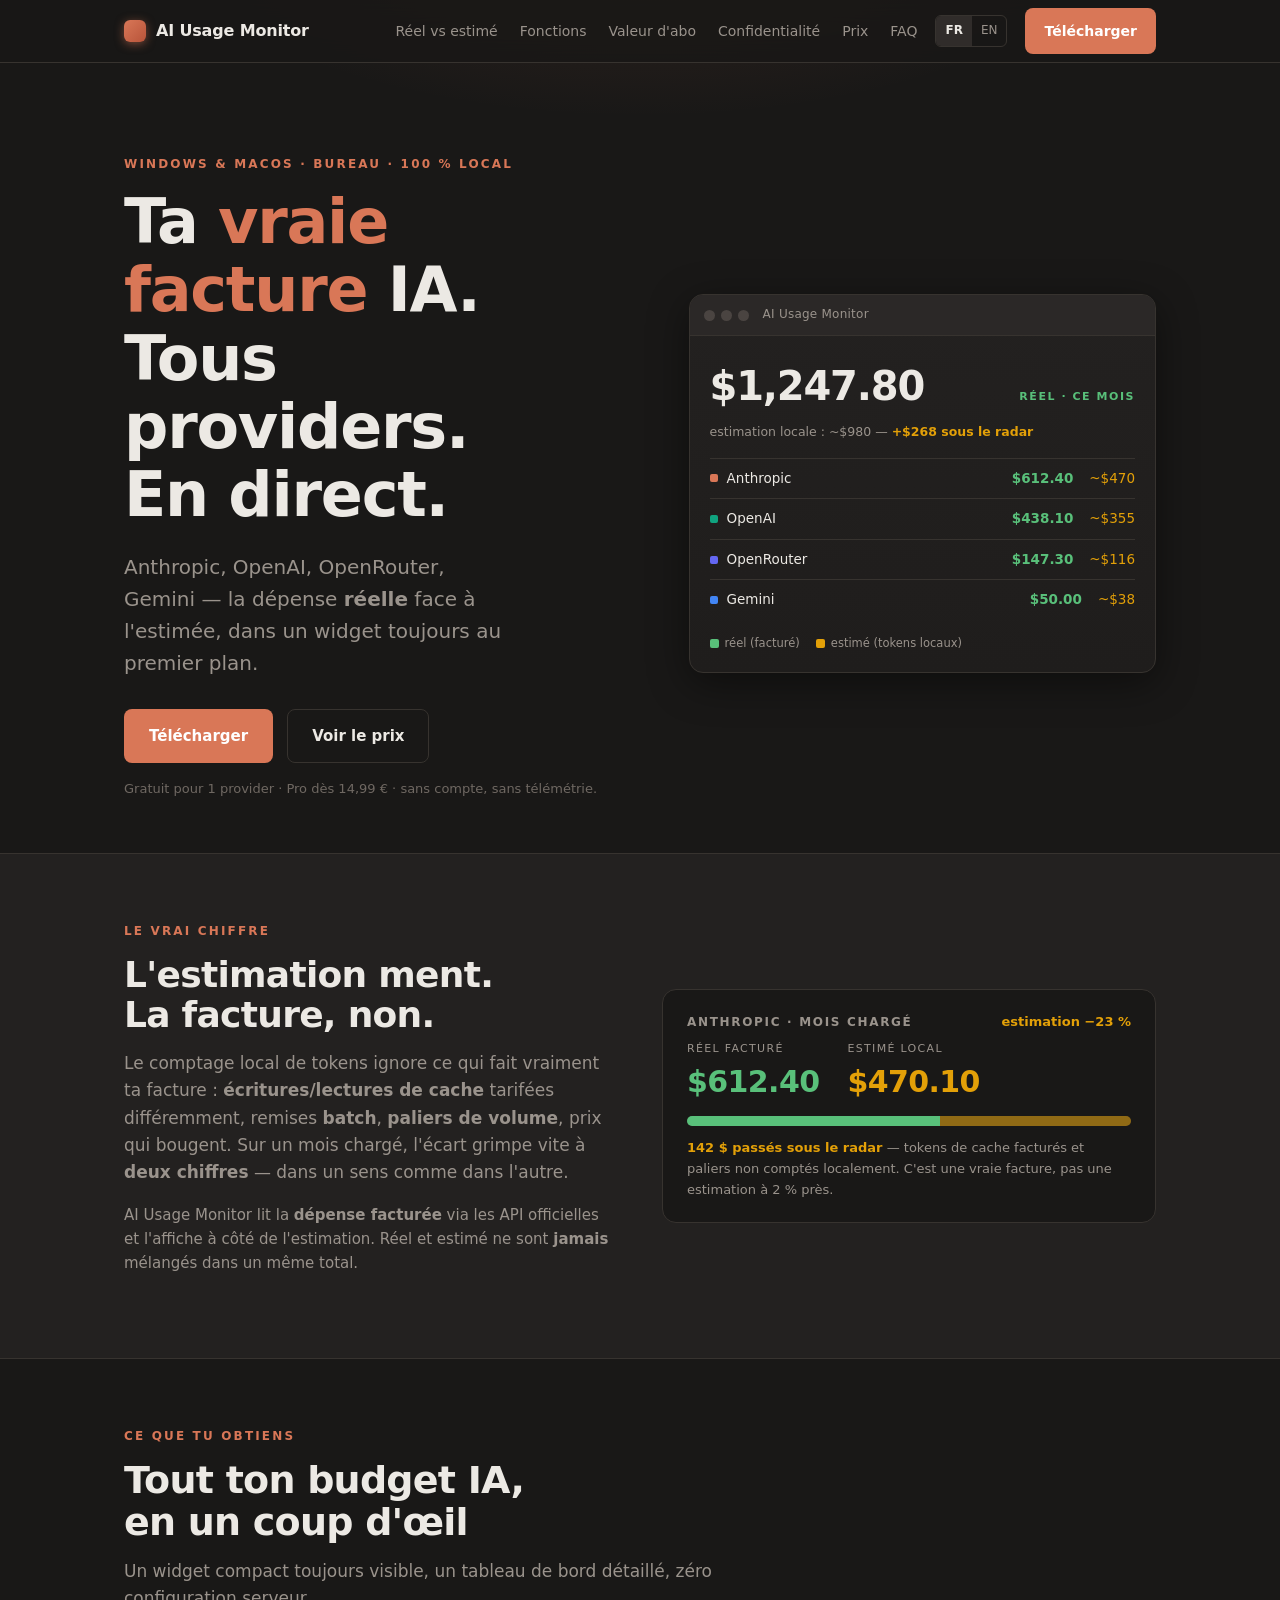
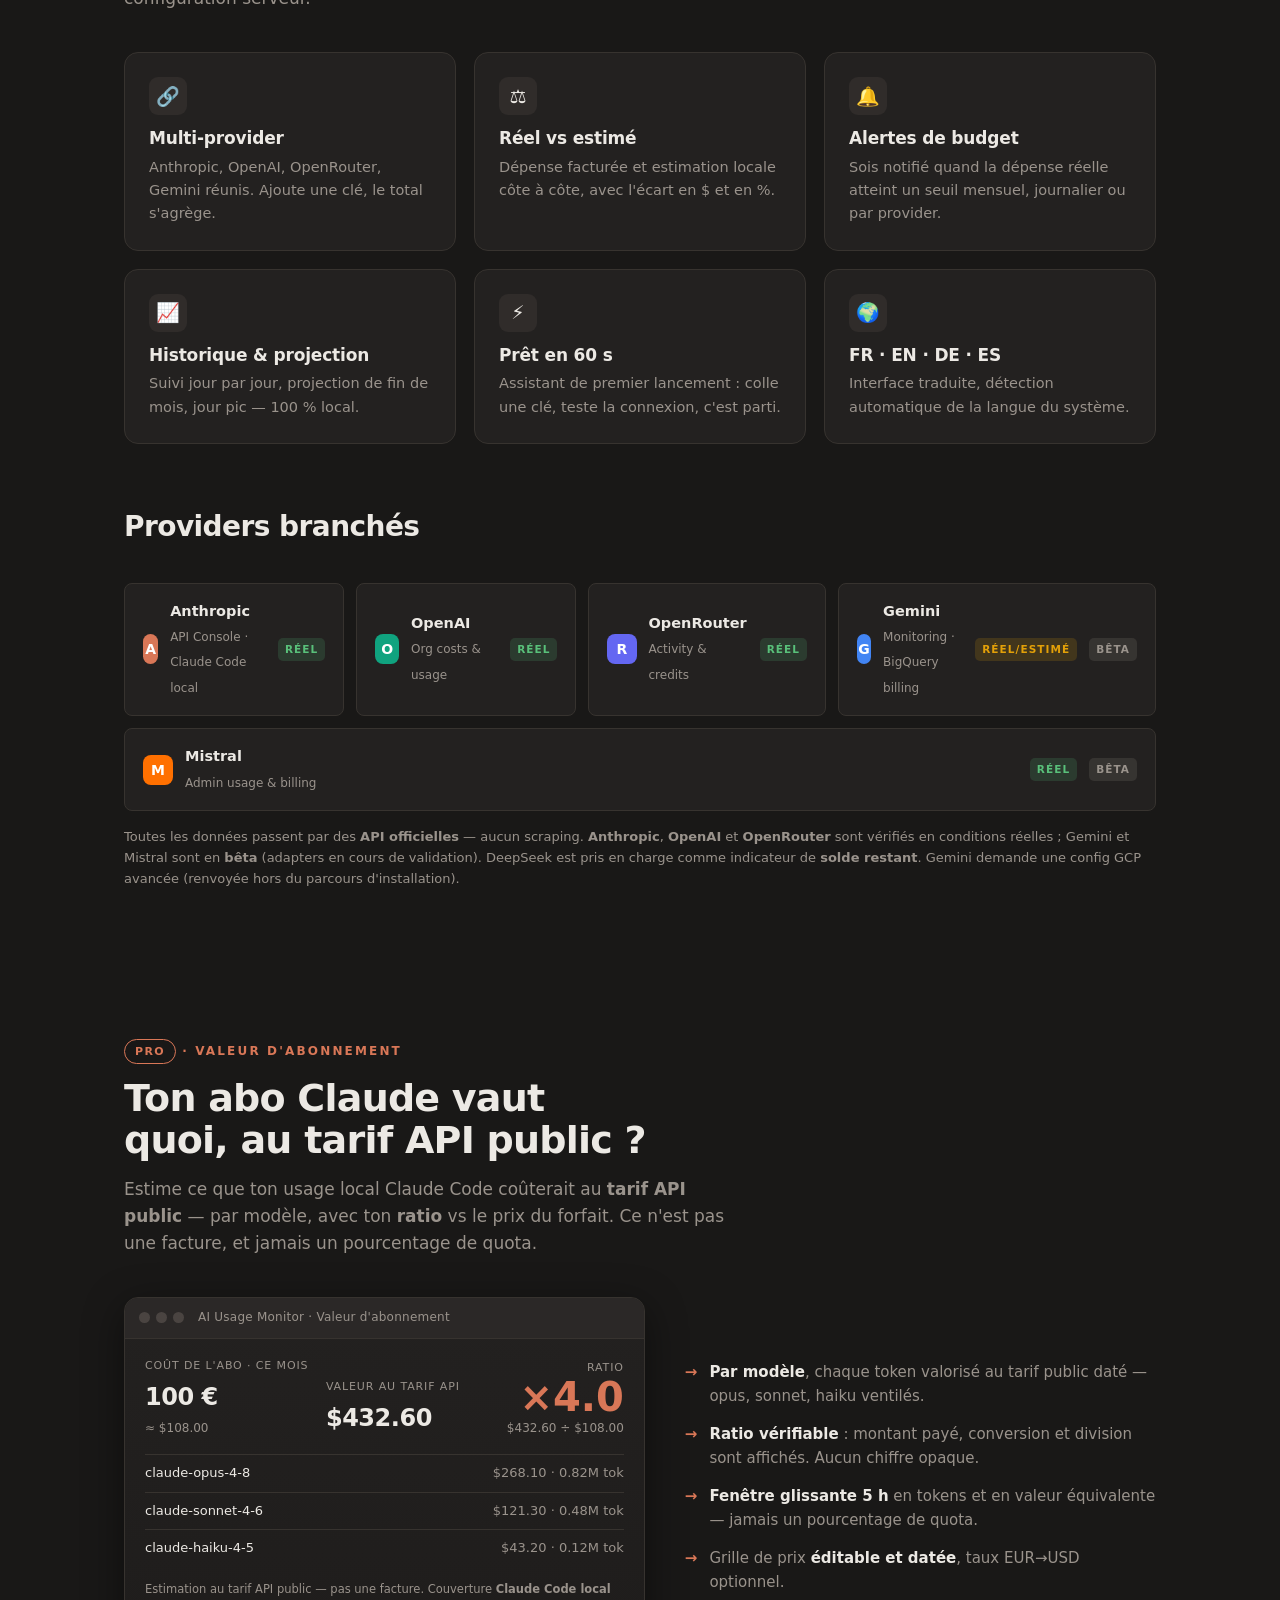
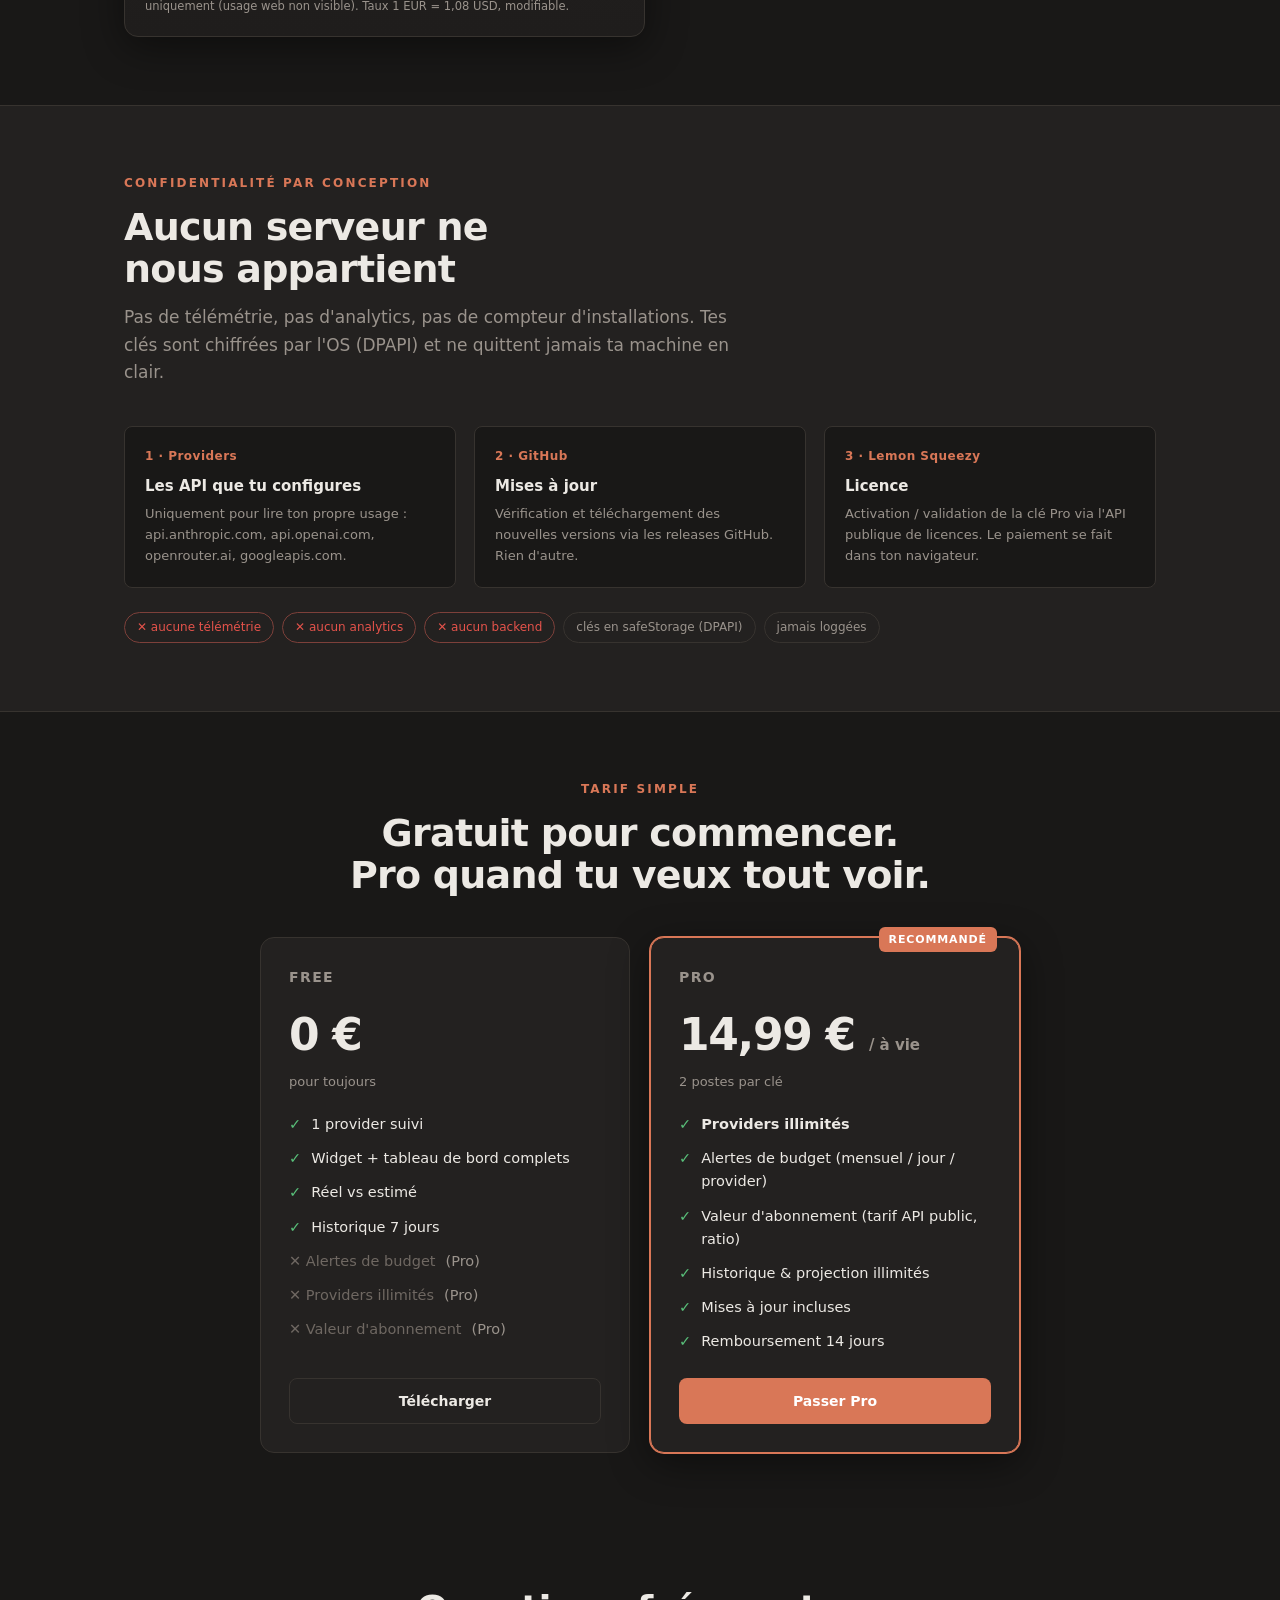
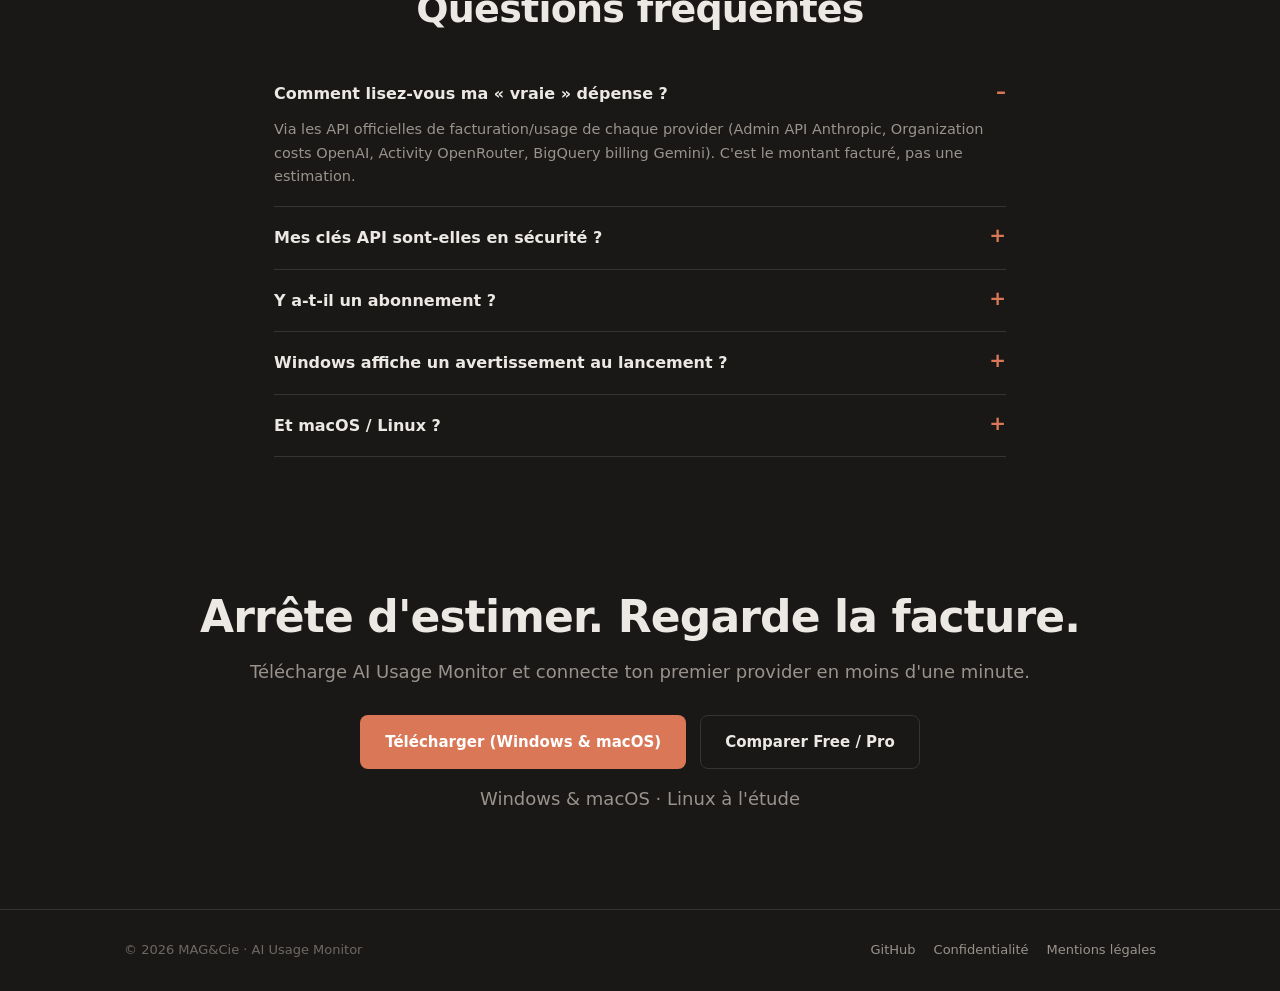
<file: index.html>
<!doctype html>
<html lang="fr">
<head>
<meta charset="utf-8">
<meta name="viewport" content="width=device-width, initial-scale=1">
<title>AI Usage Monitor — Ta vraie facture IA, tous providers, en direct</title>
<meta name="description" content="Suivez votre dépense IA réelle (Anthropic, OpenAI, OpenRouter, Gemini) face à l'estimation, dans un widget Windows & macOS 100 % local. Sans télémétrie.">
<link rel="canonical" href="https://mag-cie.github.io/ai-usage-monitor/">
<meta property="og:title" content="AI Usage Monitor">
<meta property="og:description" content="Ta vraie facture IA. Tous providers. En direct.">
<meta property="og:type" content="website">
<meta property="og:url" content="https://mag-cie.github.io/ai-usage-monitor/">
<meta property="og:site_name" content="AI Usage Monitor">
<meta property="og:image" content="https://mag-cie.github.io/ai-usage-monitor/og-image.png">
<meta property="og:image:width" content="1200">
<meta property="og:image:height" content="630">
<meta name="twitter:card" content="summary_large_image">
<meta name="twitter:title" content="AI Usage Monitor — Ta vraie facture IA">
<meta name="twitter:description" content="La dépense IA réelle facturée, face à l'estimation. Tous providers, en direct, 100 % local.">
<meta name="twitter:image" content="https://mag-cie.github.io/ai-usage-monitor/og-image.png">
<meta name="theme-color" content="#191817">
<link rel="icon" href="data:image/svg+xml,%3Csvg xmlns='http://www.w3.org/2000/svg' viewBox='0 0 32 32'%3E%3Crect width='32' height='32' rx='7' fill='%23d97757'/%3E%3Crect x='8' y='16' width='4' height='8' rx='1.5' fill='%23fff'/%3E%3Crect x='14' y='11' width='4' height='13' rx='1.5' fill='%23fff'/%3E%3Crect x='20' y='7' width='4' height='17' rx='1.5' fill='%23fff'/%3E%3C/svg%3E">
<link rel="stylesheet" href="styles.css">
</head>
<body>

<header>
  <div class="wrap nav">
    <a class="brand" href="#top"><span class="dot"></span> AI&nbsp;Usage&nbsp;Monitor</a>
    <nav class="links">
      <a href="#preuve">Réel vs estimé</a>
      <a href="#features">Fonctions</a>
      <a href="#subvalue">Valeur d'abo</a>
      <a href="#privacy">Confidentialité</a>
      <a href="#pricing">Prix</a>
      <a href="#faq">FAQ</a>
    </nav>
    <span class="lang"><a class="on" href="./">FR</a><a href="en/">EN</a></span>
    <a class="btn" href="#download">Télécharger</a>
  </div>
</header>

<main id="top">
  <section class="hero">
    <div class="wrap hero-grid">
      <div class="reveal">
        <div class="eyebrow">Windows &amp; macOS · bureau · 100&nbsp;% local</div>
        <h1>Ta <span class="accent">vraie facture</span> IA.<br>Tous providers. En&nbsp;direct.</h1>
        <p class="lede">Anthropic, OpenAI, OpenRouter, Gemini — la dépense <b>réelle</b> face à l'estimée, dans un widget toujours au premier plan.</p>
        <div class="cta-row">
          <a class="btn lg" href="#download">Télécharger</a>
          <a class="btn ghost lg" href="#pricing">Voir le prix</a>
        </div>
        <p class="sub-note">Gratuit pour 1 provider · Pro dès 14,99&nbsp;€ · sans compte, sans télémétrie.</p>
      </div>
      <div class="reveal mock" style="animation-delay:.12s" aria-label="Aperçu du widget">
        <div class="bar"><i></i><i></i><i></i><span class="ttl">AI Usage Monitor</span></div>
        <div class="body">
          <div class="total"><span class="big num">$1,247.80</span><span class="tag">réel · ce mois</span></div>
          <div class="caption">estimation locale : ~$980 — <b style="color:var(--est)">+$268 sous le radar</b></div>
          <div class="prow"><span class="pn"><b style="background:#d97757"></b>Anthropic</span><span class="r num">$612.40</span><span class="e num">~$470</span></div>
          <div class="prow"><span class="pn"><b style="background:#10a37f"></b>OpenAI</span><span class="r num">$438.10</span><span class="e num">~$355</span></div>
          <div class="prow"><span class="pn"><b style="background:#6467f2"></b>OpenRouter</span><span class="r num">$147.30</span><span class="e num">~$116</span></div>
          <div class="prow"><span class="pn"><b style="background:#4285f4"></b>Gemini</span><span class="r num">$50.00</span><span class="e num">~$38</span></div>
          <div class="legend">
            <span><i style="background:var(--real)"></i>réel (facturé)</span>
            <span><i style="background:var(--est)"></i>estimé (tokens locaux)</span>
          </div>
        </div>
      </div>
    </div>
  </section>

  <section id="preuve" class="proof">
    <div class="wrap proof-grid">
      <div>
        <div class="eyebrow">Le vrai chiffre</div>
        <h2 style="font-size:clamp(26px,4vw,36px);font-weight:800">L'estimation ment. La facture, non.</h2>
        <p class="muted" style="font-size:17px;margin-top:16px">Le comptage local de tokens ignore ce qui fait vraiment ta facture : <b>écritures/lectures de cache</b> tarifées différemment, remises <b>batch</b>, <b>paliers de volume</b>, prix qui bougent. Sur un mois chargé, l'écart grimpe vite à <b>deux chiffres</b> — dans un sens comme dans l'autre.</p>
        <p class="muted" style="font-size:15px">AI Usage Monitor lit la <b>dépense facturée</b> via les API officielles et l'affiche à côté de l'estimation. Réel et estimé ne sont <b>jamais</b> mélangés dans un même total.</p>
      </div>
      <div class="gap-card">
        <div class="gap-head"><span class="k">Anthropic · mois chargé</span><span class="gap-delta">estimation −23&nbsp;%</span></div>
        <div class="gap-nums">
          <div class="b real"><div class="lbl">Réel facturé</div><div class="v num">$612.40</div></div>
          <div class="b est"><div class="lbl">Estimé local</div><div class="v num">$470.10</div></div>
        </div>
        <div class="gap-bar"><span class="fill-r" style="width:57%"></span><span class="fill-e" style="width:43%"></span></div>
        <p style="font-size:13px;margin:12px 0 0"><b style="color:var(--est)">142&nbsp;$ passés sous le radar</b> <span class="muted">— tokens de cache facturés et paliers non comptés localement. C'est une vraie facture, pas une estimation à 2&nbsp;% près.</span></p>
      </div>
    </div>
  </section>

  <section id="features">
    <div class="wrap">
      <div class="section-head">
        <div class="eyebrow">Ce que tu obtiens</div>
        <h2>Tout ton budget IA, en un coup d'œil</h2>
        <p>Un widget compact toujours visible, un tableau de bord détaillé, zéro configuration serveur.</p>
      </div>
      <div class="feat-grid">
        <div class="card"><div class="ico">🔗</div><h3>Multi-provider</h3><p>Anthropic, OpenAI, OpenRouter, Gemini réunis. Ajoute une clé, le total s'agrège.</p></div>
        <div class="card"><div class="ico">⚖️</div><h3>Réel vs estimé</h3><p>Dépense facturée et estimation locale côte à côte, avec l'écart en $ et en&nbsp;%.</p></div>
        <div class="card"><div class="ico">🔔</div><h3>Alertes de budget</h3><p>Sois notifié quand la dépense réelle atteint un seuil mensuel, journalier ou par provider.</p></div>
        <div class="card"><div class="ico">📈</div><h3>Historique &amp; projection</h3><p>Suivi jour par jour, projection de fin de mois, jour pic — 100&nbsp;% local.</p></div>
        <div class="card"><div class="ico">⚡</div><h3>Prêt en 60&nbsp;s</h3><p>Assistant de premier lancement : colle une clé, teste la connexion, c'est parti.</p></div>
        <div class="card"><div class="ico">🌍</div><h3>FR · EN · DE · ES</h3><p>Interface traduite, détection automatique de la langue du système.</p></div>
      </div>
    </div>
  </section>

  <section style="padding-top:0">
    <div class="wrap">
      <div class="section-head"><h2 style="font-size:clamp(22px,3vw,28px)">Providers branchés</h2></div>
      <div class="prov-row">
        <div class="prov"><span class="pdot" style="background:#d97757">A</span><span class="pmeta"><b>Anthropic</b><span>API Console · Claude Code local</span></span><span class="badge real">réel</span></div>
        <div class="prov"><span class="pdot" style="background:#10a37f">O</span><span class="pmeta"><b>OpenAI</b><span>Org costs &amp; usage</span></span><span class="badge real">réel</span></div>
        <div class="prov"><span class="pdot" style="background:#6467f2">R</span><span class="pmeta"><b>OpenRouter</b><span>Activity &amp; credits</span></span><span class="badge real">réel</span></div>
        <div class="prov"><span class="pdot" style="background:#4285f4">G</span><span class="pmeta"><b>Gemini</b><span>Monitoring · BigQuery billing</span></span><span class="badge est">réel/estimé</span><span class="badge beta">bêta</span></div>
        <div class="prov"><span class="pdot" style="background:#ff7000">M</span><span class="pmeta"><b>Mistral</b><span>Admin usage &amp; billing</span></span><span class="badge real">réel</span><span class="badge beta">bêta</span></div>
      </div>
      <p class="muted" style="font-size:13px;margin-top:16px">Toutes les données passent par des <b>API officielles</b> — aucun scraping. <b>Anthropic</b>, <b>OpenAI</b> et <b>OpenRouter</b> sont vérifiés en conditions réelles ; Gemini et Mistral sont en <b>bêta</b> (adapters en cours de validation). DeepSeek est pris en charge comme indicateur de <b>solde restant</b>. Gemini demande une config GCP avancée (renvoyée hors du parcours d'installation).</p>
    </div>
  </section>

  <section id="subvalue">
    <style>
      .sv-grid-2 { display:grid; grid-template-columns:1.05fr .95fr; gap:40px; align-items:center; }
      @media (max-width:820px){ .sv-grid-2 { grid-template-columns:1fr; gap:28px; } }
      .sv-list { list-style:none; padding:0; margin:20px 0 0; display:flex; flex-direction:column; gap:14px; }
      .sv-list li { display:flex; gap:12px; font-size:15px; color:var(--muted); }
      .sv-list li b { color:var(--fg); font-weight:700; }
      .sv-list .mk { color:var(--accent); flex:none; font-weight:800; }
      .sv-pro { display:inline-block; font-size:11px; font-weight:800; letter-spacing:.12em; text-transform:uppercase; color:var(--accent); border:1px solid var(--accent); border-radius:999px; padding:3px 10px; }
      .sv-mock .head3 { display:grid; grid-template-columns:1fr 1fr auto; gap:14px; align-items:end; margin-bottom:6px; }
      .sv-col .k { display:block; font-size:11px; text-transform:uppercase; letter-spacing:.08em; color:var(--muted); }
      .sv-col .v { display:block; font-size:24px; font-weight:800; letter-spacing:-.02em; margin-top:4px; }
      .sv-col .conv { display:block; font-size:12px; margin-top:2px; }
      .sv-col.r { text-align:right; }
      .sv-col.r .rv { display:block; font-size:40px; font-weight:800; line-height:1; color:var(--accent); }
      .sv-models { margin-top:16px; }
      .svr { display:flex; justify-content:space-between; font-size:13px; padding:8px 0; border-top:1px solid var(--border); }
      .svr span:first-child { color:var(--fg); }
      .sv-disc { font-size:11.5px; line-height:1.5; margin:14px 0 0; }
    </style>
    <div class="wrap">
      <div class="section-head">
        <div class="eyebrow"><span class="sv-pro">Pro</span> · Valeur d'abonnement</div>
        <h2>Ton abo Claude vaut quoi, au tarif API public&nbsp;?</h2>
        <p>Estime ce que ton usage local Claude Code coûterait au <b>tarif API public</b> — par modèle, avec ton <b>ratio</b> vs le prix du forfait. Ce n'est pas une facture, et jamais un pourcentage de quota.</p>
      </div>
      <div class="sv-grid-2">
        <div class="mock sv-mock reveal" aria-label="Aperçu de la valeur d'abonnement">
          <div class="bar"><i></i><i></i><i></i><span class="ttl">AI Usage Monitor · Valeur d'abonnement</span></div>
          <div class="body">
            <div class="head3">
              <div class="sv-col"><span class="k">Coût de l'abo · ce mois</span><span class="v num">100&nbsp;€</span><span class="conv num muted">≈ $108.00</span></div>
              <div class="sv-col"><span class="k">Valeur au tarif API</span><span class="v num">$432.60</span></div>
              <div class="sv-col r"><span class="k">Ratio</span><span class="rv num">×4.0</span><span class="conv num muted">$432.60&nbsp;÷&nbsp;$108.00</span></div>
            </div>
            <div class="sv-models">
              <div class="svr"><span>claude-opus-4-8</span><span class="num muted">$268.10 · 0.82M tok</span></div>
              <div class="svr"><span>claude-sonnet-4-6</span><span class="num muted">$121.30 · 0.48M tok</span></div>
              <div class="svr"><span>claude-haiku-4-5</span><span class="num muted">$43.20 · 0.12M tok</span></div>
            </div>
            <p class="sv-disc muted">Estimation au tarif API public — pas une facture. Couverture <b>Claude Code local</b> uniquement (usage web non visible). Taux 1&nbsp;EUR = 1,08&nbsp;USD, modifiable.</p>
          </div>
        </div>
        <div class="reveal" style="animation-delay:.1s">
          <ul class="sv-list">
            <li><span class="mk">→</span><span><b>Par modèle</b>, chaque token valorisé au tarif public daté — opus, sonnet, haiku ventilés.</span></li>
            <li><span class="mk">→</span><span><b>Ratio vérifiable</b> : montant payé, conversion et division sont affichés. Aucun chiffre opaque.</span></li>
            <li><span class="mk">→</span><span><b>Fenêtre glissante 5&nbsp;h</b> en tokens et en valeur équivalente — jamais un pourcentage de quota.</span></li>
            <li><span class="mk">→</span><span>Grille de prix <b>éditable et datée</b>, taux EUR→USD optionnel.</span></li>
          </ul>
        </div>
      </div>
    </div>
  </section>

  <section id="privacy" class="privacy">
    <div class="wrap">
      <div class="section-head">
        <div class="eyebrow">Confidentialité par conception</div>
        <h2>Aucun serveur ne nous appartient</h2>
        <p>Pas de télémétrie, pas d'analytics, pas de compteur d'installations. Tes clés sont chiffrées par l'OS (DPAPI) et ne quittent jamais ta machine en clair.</p>
      </div>
      <div class="dest-grid">
        <div class="dest"><div class="n">1 · Providers</div><h4>Les API que tu configures</h4><p>Uniquement pour lire ton propre usage : api.anthropic.com, api.openai.com, openrouter.ai, googleapis.com.</p></div>
        <div class="dest"><div class="n">2 · GitHub</div><h4>Mises à jour</h4><p>Vérification et téléchargement des nouvelles versions via les releases GitHub. Rien d'autre.</p></div>
        <div class="dest"><div class="n">3 · Lemon Squeezy</div><h4>Licence</h4><p>Activation / validation de la clé Pro via l'API publique de licences. Le paiement se fait dans ton navigateur.</p></div>
      </div>
      <div class="pill-list">
        <span class="pill no">✕ aucune télémétrie</span>
        <span class="pill no">✕ aucun analytics</span>
        <span class="pill no">✕ aucun backend</span>
        <span class="pill">clés en safeStorage (DPAPI)</span>
        <span class="pill">jamais loggées</span>
      </div>
    </div>
  </section>

  <section id="pricing">
    <div class="wrap">
      <div class="section-head" style="text-align:center;margin-left:auto;margin-right:auto">
        <div class="eyebrow">Tarif simple</div>
        <h2>Gratuit pour commencer. Pro quand tu veux tout voir.</h2>
      </div>
      <div class="price-grid">
        <div class="plan">
          <div class="pname">Free</div>
          <div class="amount num">0&nbsp;€</div>
          <span class="muted" style="font-size:13px">pour toujours</span>
          <ul>
            <li>1 provider suivi</li>
            <li>Widget + tableau de bord complets</li>
            <li>Réel vs estimé</li>
            <li>Historique 7 jours</li>
            <li class="off">✕&nbsp;Alertes de budget <span class="muted">(Pro)</span></li>
            <li class="off">✕&nbsp;Providers illimités <span class="muted">(Pro)</span></li>
            <li class="off">✕&nbsp;Valeur d'abonnement <span class="muted">(Pro)</span></li>
          </ul>
          <a class="btn ghost" href="#download">Télécharger</a>
        </div>
        <div class="plan pro">
          <span class="flag">Recommandé</span>
          <div class="pname">Pro</div>
          <div class="amount num">14,99&nbsp;€ <small>/ à vie</small></div>
          <span class="muted" style="font-size:13px">2 postes par clé</span>
          <ul>
            <li><b>Providers illimités</b></li>
            <li>Alertes de budget (mensuel / jour / provider)</li>
            <li>Valeur d'abonnement (tarif API public, ratio)</li>
            <li>Historique &amp; projection illimités</li>
            <li>Mises à jour incluses</li>
            <li>Remboursement 14 jours</li>
          </ul>
          <a class="btn" href="https://magcie.lemonsqueezy.com/checkout/buy/5593d3f5-a40f-4605-a5b5-4d27fc44144e" target="_blank" rel="noopener">Passer Pro</a>
        </div>
      </div>
    </div>
  </section>

  <section id="faq">
    <div class="wrap faq">
      <div class="section-head" style="text-align:center;margin:0 auto 32px"><h2>Questions fréquentes</h2></div>
      <details open><summary>Comment lisez-vous ma « vraie » dépense ?</summary><p>Via les API officielles de facturation/usage de chaque provider (Admin API Anthropic, Organization costs OpenAI, Activity OpenRouter, BigQuery billing Gemini). C'est le montant facturé, pas une estimation.</p></details>
      <details><summary>Mes clés API sont-elles en sécurité ?</summary><p>Oui. Elles sont chiffrées par l'OS (Windows DPAPI via Electron safeStorage) avant d'atteindre le disque, ne sont jamais journalisées, et ne sont envoyées qu'à l'API de leur propre provider.</p></details>
      <details><summary>Y a-t-il un abonnement ?</summary><p>Non. Pro est un achat unique (14,99&nbsp;€) avec 2 activations et les mises à jour incluses. La version Free reste gratuite indéfiniment.</p></details>
      <details><summary>Windows affiche un avertissement au lancement ?</summary><p>Les premières versions ne sont pas encore signées avec un certificat OV, donc SmartScreen peut afficher « éditeur inconnu ». L'installeur est scanné <a href="https://www.virustotal.com/gui/file/211940d1a365744413a5d4d427f3b72f94df68ee7dd08477f4fdba38e0e2add4/detection" target="_blank" rel="noopener"><b>0 détection sur VirusTotal</b></a> ; clique « Informations complémentaires → Exécuter quand même ».</p></details>
      <details><summary>Et macOS / Linux ?</summary><p>Windows et macOS sont disponibles. La build macOS est <b>signée et notarisée par Apple</b> (universelle Intel + Apple&nbsp;Silicon) : elle s'ouvre sans avertissement « développeur non identifié ». Linux est à l'étude.</p></details>
    </div>
  </section>

  <section id="download" class="final">
    <div class="wrap">
      <h2>Arrête d'estimer. Regarde la facture.</h2>
      <p>Télécharge AI Usage Monitor et connecte ton premier provider en moins d'une minute.</p>
      <div class="cta-row" style="justify-content:center;display:flex;gap:14px;flex-wrap:wrap">
        <a class="btn lg" href="https://github.com/MAG-Cie/ai-usage-monitor/releases/latest" target="_blank" rel="noopener">Télécharger (Windows &amp; macOS)</a>
        <a class="btn ghost lg" href="#pricing">Comparer Free / Pro</a>
      </div>
      <p class="waitlist">Windows &amp; macOS · Linux à l'étude</p>
    </div>
  </section>
</main>

<footer>
  <div class="wrap foot">
    <span>© 2026 MAG&amp;Cie · AI Usage Monitor</span>
    <span style="display:flex;gap:18px;flex-wrap:wrap">
      <a href="https://github.com/MAG-Cie/ai-usage-monitor" target="_blank" rel="noopener">GitHub</a>
      <a href="confidentialite/">Confidentialité</a>
      <a href="mentions-legales/">Mentions légales</a>
    </span>
  </div>
</footer>
</body>
</html>
</file>
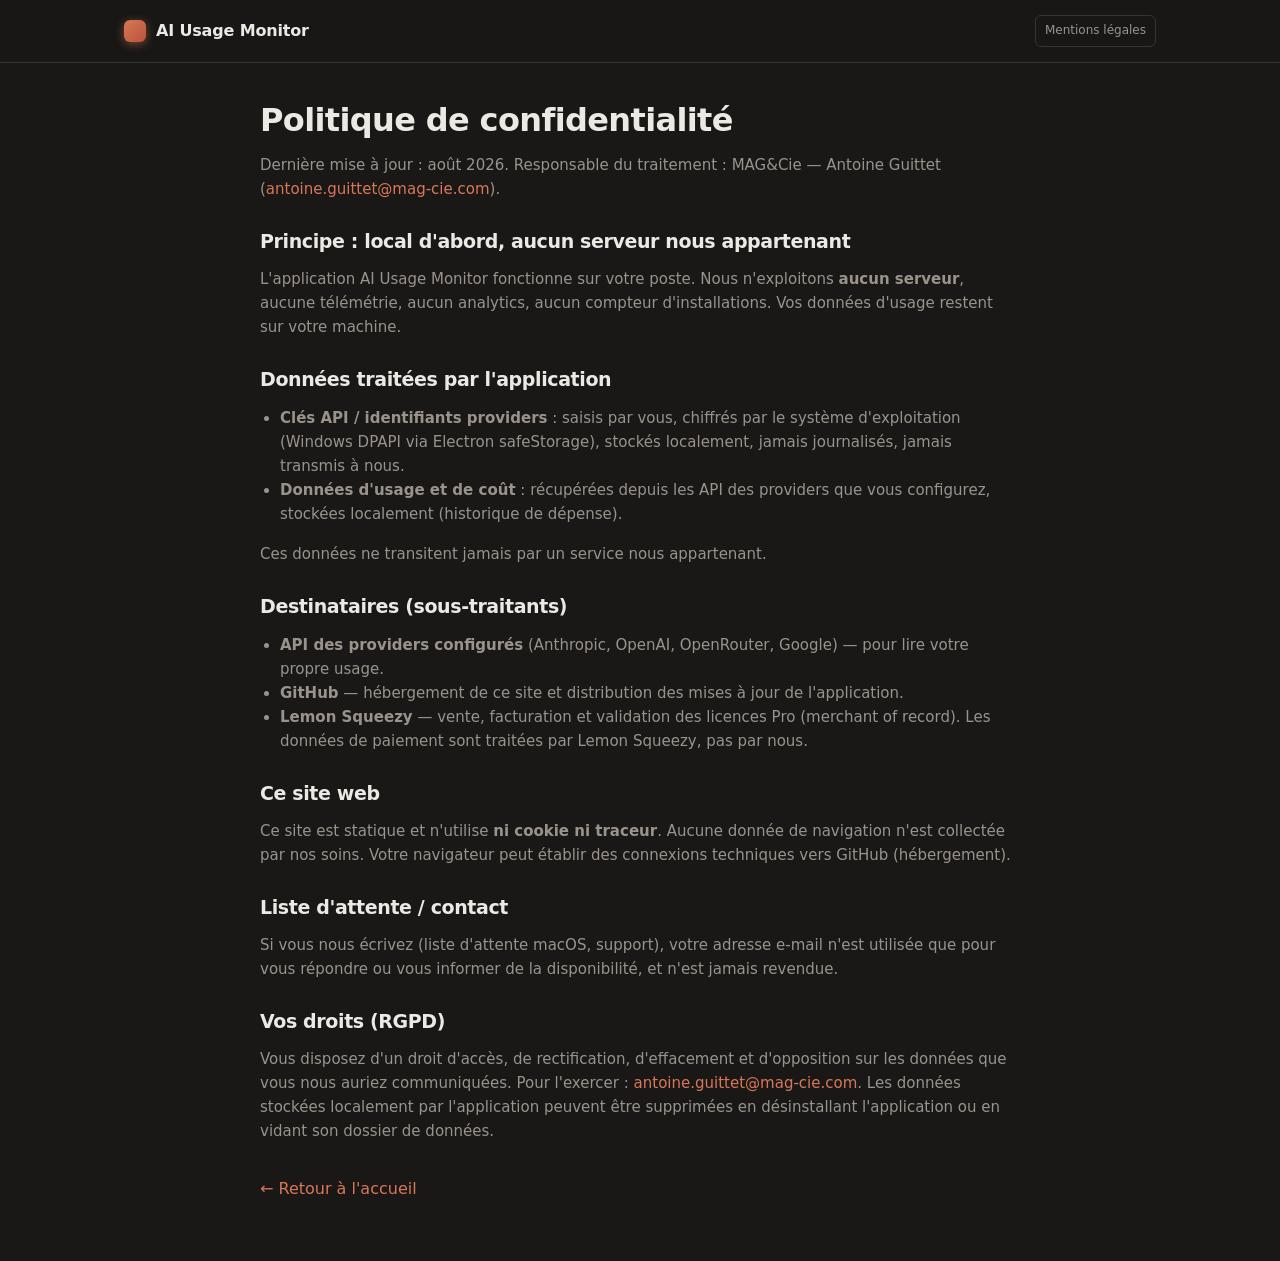
<file: confidentialite/index.html>
<!doctype html>
<html lang="fr">
<head>
<meta charset="utf-8">
<meta name="viewport" content="width=device-width, initial-scale=1">
<title>Politique de confidentialité — AI Usage Monitor</title>
<meta name="robots" content="all">
<link rel="icon" href="data:image/svg+xml,%3Csvg xmlns='http://www.w3.org/2000/svg' viewBox='0 0 32 32'%3E%3Crect width='32' height='32' rx='7' fill='%23d97757'/%3E%3Crect x='8' y='16' width='4' height='8' rx='1.5' fill='%23fff'/%3E%3Crect x='14' y='11' width='4' height='13' rx='1.5' fill='%23fff'/%3E%3Crect x='20' y='7' width='4' height='17' rx='1.5' fill='%23fff'/%3E%3C/svg%3E">
<link rel="stylesheet" href="../styles.css">
<style>
  .legal { max-width: 760px; margin: 0 auto; padding: 40px 0 60px; }
  .legal h1 { font-size: 32px; margin-bottom: 8px; }
  .legal h2 { font-size: 19px; margin: 30px 0 8px; }
  .legal p, .legal li { color: var(--muted); font-size: 15px; }
  .legal a { color: var(--accent); }
  .legal ul { padding-left: 20px; }
  .backlink { display: inline-block; margin-top: 18px; color: var(--accent); }
</style>
</head>
<body>
<header>
  <div class="wrap nav">
    <a class="brand" href="../"><span class="dot"></span> AI&nbsp;Usage&nbsp;Monitor</a>
    <span class="lang" style="margin-left:auto"><a href="../mentions-legales/">Mentions légales</a></span>
  </div>
</header>
<main class="wrap">
  <div class="legal">
    <h1>Politique de confidentialité</h1>
    <p>Dernière mise à jour : août 2026. Responsable du traitement : MAG&amp;Cie — Antoine Guittet
      (<a href="mailto:antoine.guittet@mag-cie.com">antoine.guittet@mag-cie.com</a>).</p>

    <h2>Principe : local d'abord, aucun serveur nous appartenant</h2>
    <p>
      L'application AI Usage Monitor fonctionne sur votre poste. Nous n'exploitons <b>aucun serveur</b>,
      aucune télémétrie, aucun analytics, aucun compteur d'installations. Vos données d'usage restent
      sur votre machine.
    </p>

    <h2>Données traitées par l'application</h2>
    <ul>
      <li><b>Clés API / identifiants providers</b> : saisis par vous, chiffrés par le système
        d'exploitation (Windows DPAPI via Electron safeStorage), stockés localement, jamais
        journalisés, jamais transmis à nous.</li>
      <li><b>Données d'usage et de coût</b> : récupérées depuis les API des providers que vous
        configurez, stockées localement (historique de dépense).</li>
    </ul>
    <p>Ces données ne transitent jamais par un service nous appartenant.</p>

    <h2>Destinataires (sous-traitants)</h2>
    <ul>
      <li><b>API des providers configurés</b> (Anthropic, OpenAI, OpenRouter, Google) — pour lire
        votre propre usage.</li>
      <li><b>GitHub</b> — hébergement de ce site et distribution des mises à jour de l'application.</li>
      <li><b>Lemon Squeezy</b> — vente, facturation et validation des licences Pro (merchant of
        record). Les données de paiement sont traitées par Lemon Squeezy, pas par nous.</li>
    </ul>

    <h2>Ce site web</h2>
    <p>
      Ce site est statique et n'utilise <b>ni cookie ni traceur</b>. Aucune donnée de navigation
      n'est collectée par nos soins. Votre navigateur peut établir des connexions techniques vers
      GitHub (hébergement).
    </p>

    <h2>Liste d'attente / contact</h2>
    <p>
      Si vous nous écrivez (liste d'attente macOS, support), votre adresse e-mail n'est utilisée que
      pour vous répondre ou vous informer de la disponibilité, et n'est jamais revendue.
    </p>

    <h2>Vos droits (RGPD)</h2>
    <p>
      Vous disposez d'un droit d'accès, de rectification, d'effacement et d'opposition sur les
      données que vous nous auriez communiquées. Pour l'exercer :
      <a href="mailto:antoine.guittet@mag-cie.com">antoine.guittet@mag-cie.com</a>. Les données
      stockées localement par l'application peuvent être supprimées en désinstallant l'application
      ou en vidant son dossier de données.
    </p>

    <a class="backlink" href="../">← Retour à l'accueil</a>
  </div>
</main>
</body>
</html>
</file>
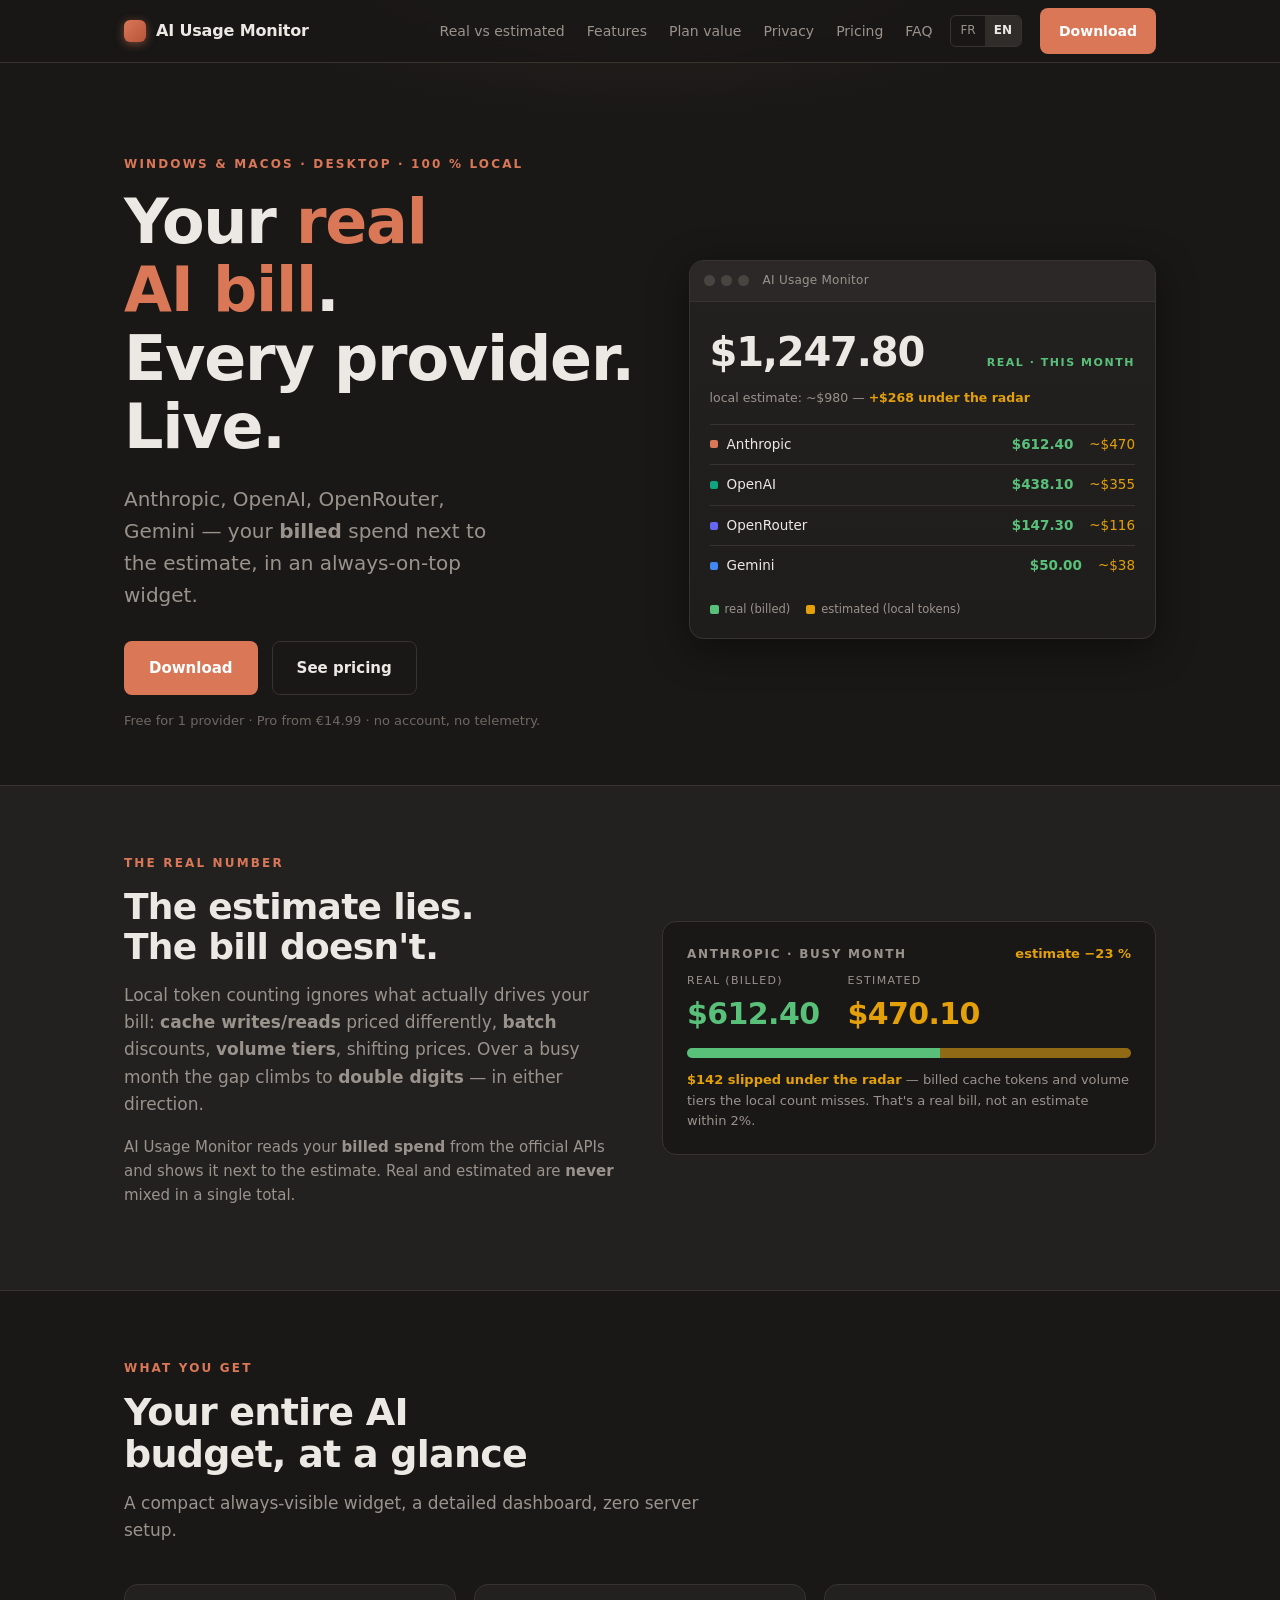
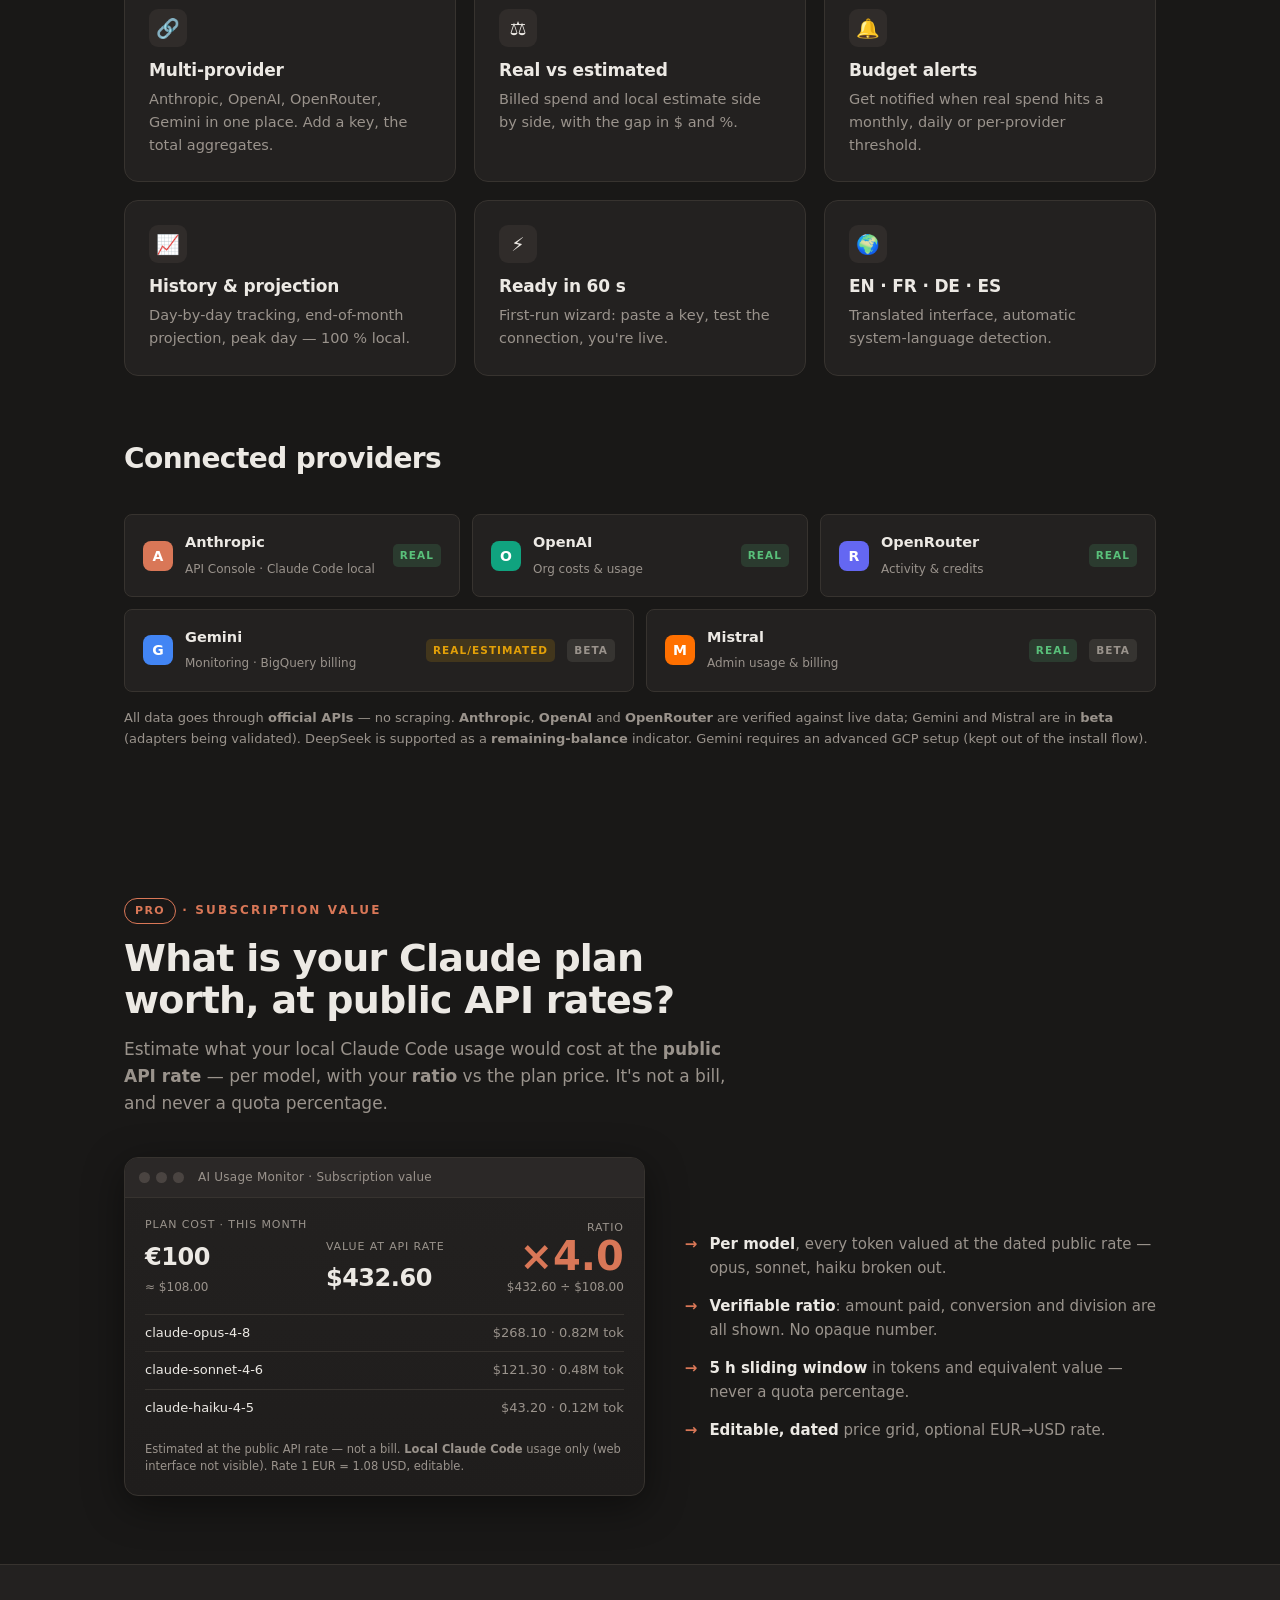
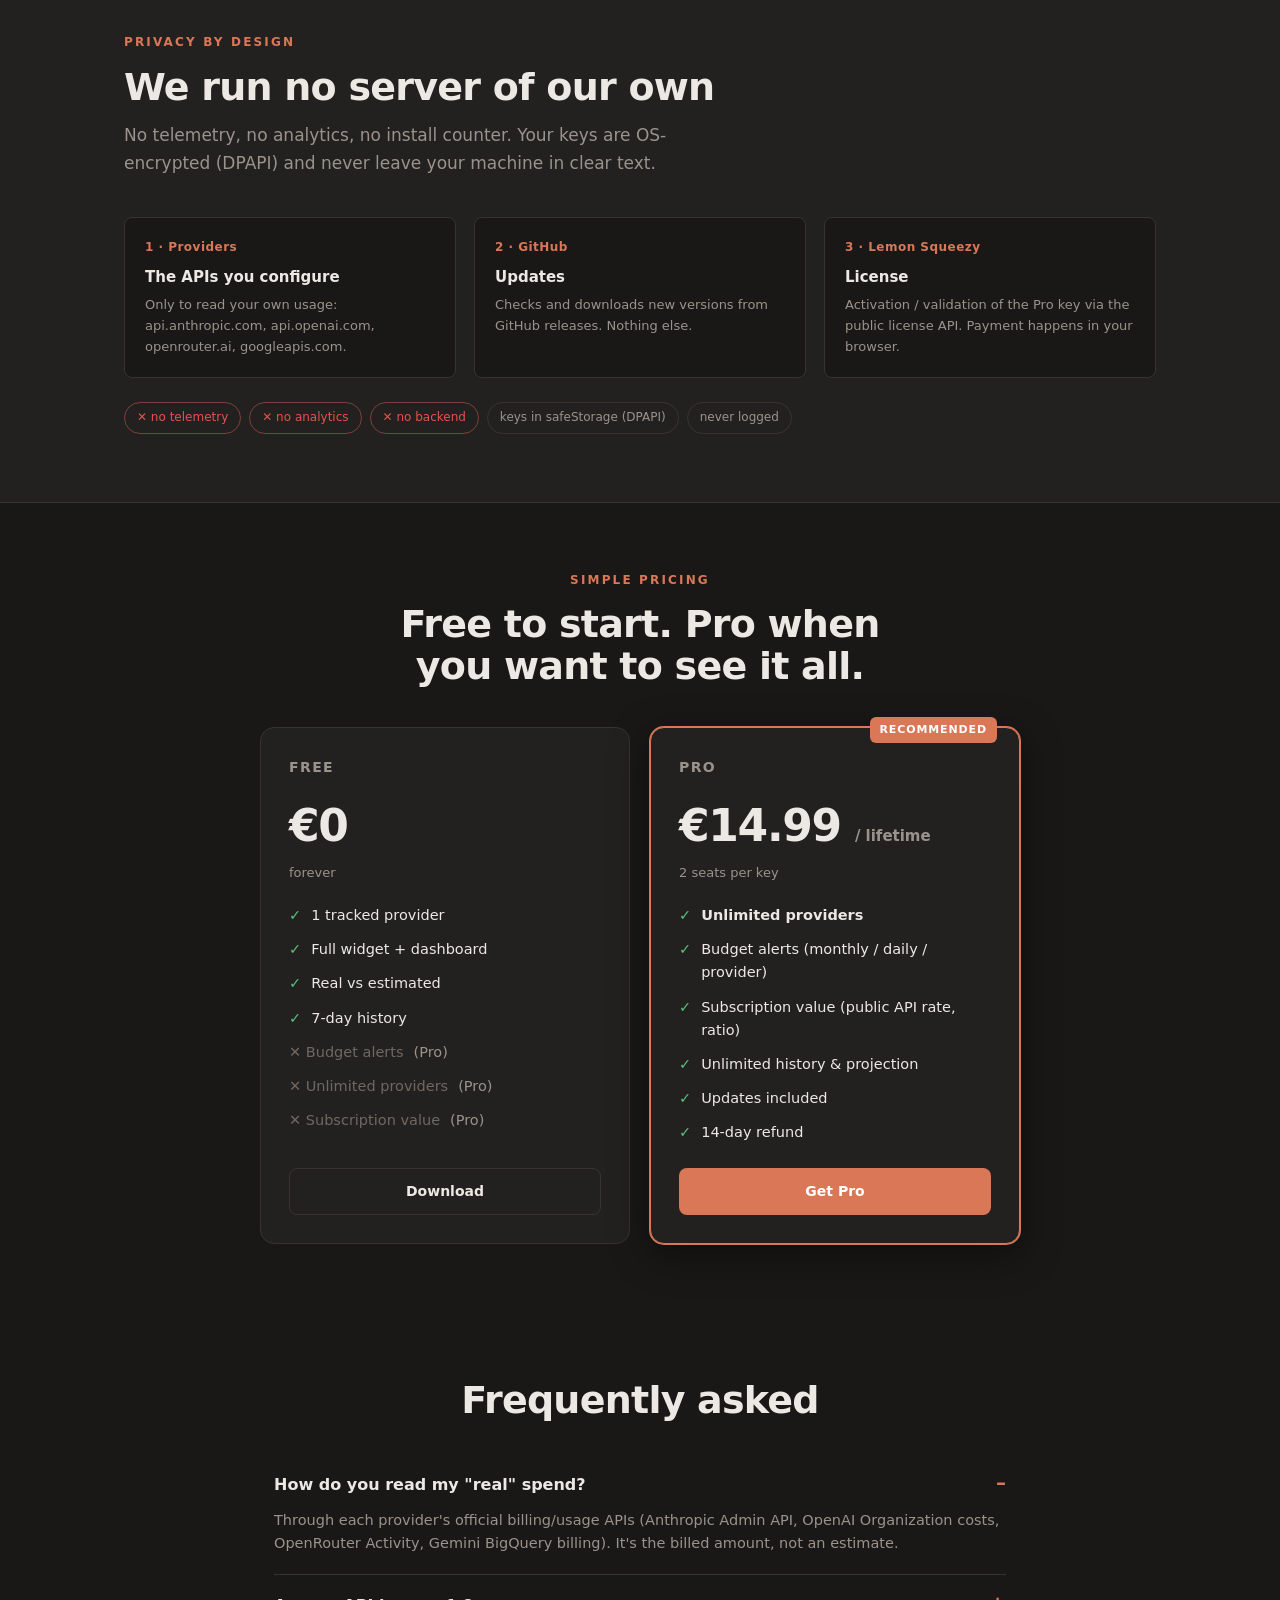
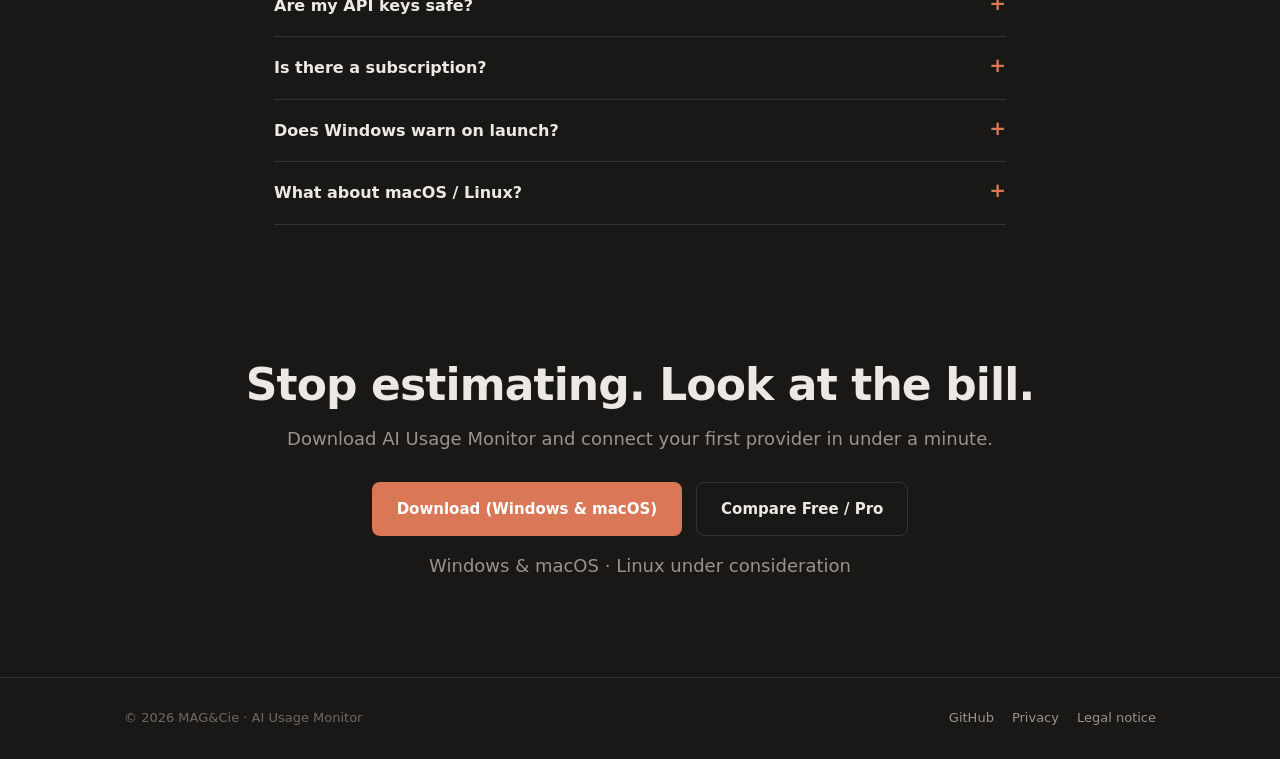
<file: en/index.html>
<!doctype html>
<html lang="en">
<head>
<meta charset="utf-8">
<meta name="viewport" content="width=device-width, initial-scale=1">
<title>AI Usage Monitor — Your real AI bill, every provider, live</title>
<meta name="description" content="Track your real AI spend (Anthropic, OpenAI, OpenRouter, Gemini) against the estimate, in a 100% local Windows & macOS widget. No telemetry.">
<link rel="canonical" href="https://mag-cie.github.io/ai-usage-monitor/en/">
<meta property="og:title" content="AI Usage Monitor">
<meta property="og:description" content="Your real AI bill. Every provider. Live.">
<meta property="og:type" content="website">
<meta property="og:url" content="https://mag-cie.github.io/ai-usage-monitor/en/">
<meta property="og:site_name" content="AI Usage Monitor">
<meta property="og:image" content="https://mag-cie.github.io/ai-usage-monitor/og-image.png">
<meta property="og:image:width" content="1200">
<meta property="og:image:height" content="630">
<meta name="twitter:card" content="summary_large_image">
<meta name="twitter:title" content="AI Usage Monitor — Your real AI bill">
<meta name="twitter:description" content="Your real, billed AI spend next to the estimate. Every provider, live, 100% local.">
<meta name="twitter:image" content="https://mag-cie.github.io/ai-usage-monitor/og-image.png">
<meta name="theme-color" content="#191817">
<link rel="icon" href="data:image/svg+xml,%3Csvg xmlns='http://www.w3.org/2000/svg' viewBox='0 0 32 32'%3E%3Crect width='32' height='32' rx='7' fill='%23d97757'/%3E%3Crect x='8' y='16' width='4' height='8' rx='1.5' fill='%23fff'/%3E%3Crect x='14' y='11' width='4' height='13' rx='1.5' fill='%23fff'/%3E%3Crect x='20' y='7' width='4' height='17' rx='1.5' fill='%23fff'/%3E%3C/svg%3E">
<link rel="stylesheet" href="../styles.css">
</head>
<body>

<header>
  <div class="wrap nav">
    <a class="brand" href="#top"><span class="dot"></span> AI&nbsp;Usage&nbsp;Monitor</a>
    <nav class="links">
      <a href="#proof">Real vs estimated</a>
      <a href="#features">Features</a>
      <a href="#subvalue">Plan value</a>
      <a href="#privacy">Privacy</a>
      <a href="#pricing">Pricing</a>
      <a href="#faq">FAQ</a>
    </nav>
    <span class="lang"><a href="../">FR</a><a class="on" href="./">EN</a></span>
    <a class="btn" href="#download">Download</a>
  </div>
</header>

<main id="top">
  <section class="hero">
    <div class="wrap hero-grid">
      <div class="reveal">
        <div class="eyebrow">Windows &amp; macOS · desktop · 100&nbsp;% local</div>
        <h1>Your <span class="accent">real AI bill</span>.<br>Every provider. Live.</h1>
        <p class="lede">Anthropic, OpenAI, OpenRouter, Gemini — your <b>billed</b> spend next to the estimate, in an always-on-top widget.</p>
        <div class="cta-row">
          <a class="btn lg" href="#download">Download</a>
          <a class="btn ghost lg" href="#pricing">See pricing</a>
        </div>
        <p class="sub-note">Free for 1 provider · Pro from €14.99 · no account, no telemetry.</p>
      </div>
      <div class="reveal mock" style="animation-delay:.12s" aria-label="Widget preview">
        <div class="bar"><i></i><i></i><i></i><span class="ttl">AI Usage Monitor</span></div>
        <div class="body">
          <div class="total"><span class="big num">$1,247.80</span><span class="tag">real · this month</span></div>
          <div class="caption">local estimate: ~$980 — <b style="color:var(--est)">+$268 under the radar</b></div>
          <div class="prow"><span class="pn"><b style="background:#d97757"></b>Anthropic</span><span class="r num">$612.40</span><span class="e num">~$470</span></div>
          <div class="prow"><span class="pn"><b style="background:#10a37f"></b>OpenAI</span><span class="r num">$438.10</span><span class="e num">~$355</span></div>
          <div class="prow"><span class="pn"><b style="background:#6467f2"></b>OpenRouter</span><span class="r num">$147.30</span><span class="e num">~$116</span></div>
          <div class="prow"><span class="pn"><b style="background:#4285f4"></b>Gemini</span><span class="r num">$50.00</span><span class="e num">~$38</span></div>
          <div class="legend">
            <span><i style="background:var(--real)"></i>real (billed)</span>
            <span><i style="background:var(--est)"></i>estimated (local tokens)</span>
          </div>
        </div>
      </div>
    </div>
  </section>

  <section id="proof" class="proof">
    <div class="wrap proof-grid">
      <div>
        <div class="eyebrow">The real number</div>
        <h2 style="font-size:clamp(26px,4vw,36px);font-weight:800">The estimate lies. The bill doesn't.</h2>
        <p class="muted" style="font-size:17px;margin-top:16px">Local token counting ignores what actually drives your bill: <b>cache writes/reads</b> priced differently, <b>batch</b> discounts, <b>volume tiers</b>, shifting prices. Over a busy month the gap climbs to <b>double digits</b> — in either direction.</p>
        <p class="muted" style="font-size:15px">AI Usage Monitor reads your <b>billed spend</b> from the official APIs and shows it next to the estimate. Real and estimated are <b>never</b> mixed in a single total.</p>
      </div>
      <div class="gap-card">
        <div class="gap-head"><span class="k">Anthropic · busy month</span><span class="gap-delta">estimate −23&nbsp;%</span></div>
        <div class="gap-nums">
          <div class="b real"><div class="lbl">Real (billed)</div><div class="v num">$612.40</div></div>
          <div class="b est"><div class="lbl">Estimated</div><div class="v num">$470.10</div></div>
        </div>
        <div class="gap-bar"><span class="fill-r" style="width:57%"></span><span class="fill-e" style="width:43%"></span></div>
        <p style="font-size:13px;margin:12px 0 0"><b style="color:var(--est)">$142 slipped under the radar</b> <span class="muted">— billed cache tokens and volume tiers the local count misses. That's a real bill, not an estimate within 2%.</span></p>
      </div>
    </div>
  </section>

  <section id="features">
    <div class="wrap">
      <div class="section-head">
        <div class="eyebrow">What you get</div>
        <h2>Your entire AI budget, at a glance</h2>
        <p>A compact always-visible widget, a detailed dashboard, zero server setup.</p>
      </div>
      <div class="feat-grid">
        <div class="card"><div class="ico">🔗</div><h3>Multi-provider</h3><p>Anthropic, OpenAI, OpenRouter, Gemini in one place. Add a key, the total aggregates.</p></div>
        <div class="card"><div class="ico">⚖️</div><h3>Real vs estimated</h3><p>Billed spend and local estimate side by side, with the gap in $ and&nbsp;%.</p></div>
        <div class="card"><div class="ico">🔔</div><h3>Budget alerts</h3><p>Get notified when real spend hits a monthly, daily or per-provider threshold.</p></div>
        <div class="card"><div class="ico">📈</div><h3>History &amp; projection</h3><p>Day-by-day tracking, end-of-month projection, peak day — 100&nbsp;% local.</p></div>
        <div class="card"><div class="ico">⚡</div><h3>Ready in 60&nbsp;s</h3><p>First-run wizard: paste a key, test the connection, you're live.</p></div>
        <div class="card"><div class="ico">🌍</div><h3>EN · FR · DE · ES</h3><p>Translated interface, automatic system-language detection.</p></div>
      </div>
    </div>
  </section>

  <section style="padding-top:0">
    <div class="wrap">
      <div class="section-head"><h2 style="font-size:clamp(22px,3vw,28px)">Connected providers</h2></div>
      <div class="prov-row">
        <div class="prov"><span class="pdot" style="background:#d97757">A</span><span class="pmeta"><b>Anthropic</b><span>API Console · Claude Code local</span></span><span class="badge real">real</span></div>
        <div class="prov"><span class="pdot" style="background:#10a37f">O</span><span class="pmeta"><b>OpenAI</b><span>Org costs &amp; usage</span></span><span class="badge real">real</span></div>
        <div class="prov"><span class="pdot" style="background:#6467f2">R</span><span class="pmeta"><b>OpenRouter</b><span>Activity &amp; credits</span></span><span class="badge real">real</span></div>
        <div class="prov"><span class="pdot" style="background:#4285f4">G</span><span class="pmeta"><b>Gemini</b><span>Monitoring · BigQuery billing</span></span><span class="badge est">real/estimated</span><span class="badge beta">beta</span></div>
        <div class="prov"><span class="pdot" style="background:#ff7000">M</span><span class="pmeta"><b>Mistral</b><span>Admin usage &amp; billing</span></span><span class="badge real">real</span><span class="badge beta">beta</span></div>
      </div>
      <p class="muted" style="font-size:13px;margin-top:16px">All data goes through <b>official APIs</b> — no scraping. <b>Anthropic</b>, <b>OpenAI</b> and <b>OpenRouter</b> are verified against live data; Gemini and Mistral are in <b>beta</b> (adapters being validated). DeepSeek is supported as a <b>remaining-balance</b> indicator. Gemini requires an advanced GCP setup (kept out of the install flow).</p>
    </div>
  </section>

  <section id="subvalue">
    <style>
      .sv-grid-2 { display:grid; grid-template-columns:1.05fr .95fr; gap:40px; align-items:center; }
      @media (max-width:820px){ .sv-grid-2 { grid-template-columns:1fr; gap:28px; } }
      .sv-list { list-style:none; padding:0; margin:20px 0 0; display:flex; flex-direction:column; gap:14px; }
      .sv-list li { display:flex; gap:12px; font-size:15px; color:var(--muted); }
      .sv-list li b { color:var(--fg); font-weight:700; }
      .sv-list .mk { color:var(--accent); flex:none; font-weight:800; }
      .sv-pro { display:inline-block; font-size:11px; font-weight:800; letter-spacing:.12em; text-transform:uppercase; color:var(--accent); border:1px solid var(--accent); border-radius:999px; padding:3px 10px; }
      .sv-mock .head3 { display:grid; grid-template-columns:1fr 1fr auto; gap:14px; align-items:end; margin-bottom:6px; }
      .sv-col .k { display:block; font-size:11px; text-transform:uppercase; letter-spacing:.08em; color:var(--muted); }
      .sv-col .v { display:block; font-size:24px; font-weight:800; letter-spacing:-.02em; margin-top:4px; }
      .sv-col .conv { display:block; font-size:12px; margin-top:2px; }
      .sv-col.r { text-align:right; }
      .sv-col.r .rv { display:block; font-size:40px; font-weight:800; line-height:1; color:var(--accent); }
      .sv-models { margin-top:16px; }
      .svr { display:flex; justify-content:space-between; font-size:13px; padding:8px 0; border-top:1px solid var(--border); }
      .svr span:first-child { color:var(--fg); }
      .sv-disc { font-size:11.5px; line-height:1.5; margin:14px 0 0; }
    </style>
    <div class="wrap">
      <div class="section-head">
        <div class="eyebrow"><span class="sv-pro">Pro</span> · Subscription value</div>
        <h2>What is your Claude plan worth, at public API rates?</h2>
        <p>Estimate what your local Claude Code usage would cost at the <b>public API rate</b> — per model, with your <b>ratio</b> vs the plan price. It's not a bill, and never a quota percentage.</p>
      </div>
      <div class="sv-grid-2">
        <div class="mock sv-mock reveal" aria-label="Subscription value preview">
          <div class="bar"><i></i><i></i><i></i><span class="ttl">AI Usage Monitor · Subscription value</span></div>
          <div class="body">
            <div class="head3">
              <div class="sv-col"><span class="k">Plan cost · this month</span><span class="v num">€100</span><span class="conv num muted">≈ $108.00</span></div>
              <div class="sv-col"><span class="k">Value at API rate</span><span class="v num">$432.60</span></div>
              <div class="sv-col r"><span class="k">Ratio</span><span class="rv num">×4.0</span><span class="conv num muted">$432.60&nbsp;÷&nbsp;$108.00</span></div>
            </div>
            <div class="sv-models">
              <div class="svr"><span>claude-opus-4-8</span><span class="num muted">$268.10 · 0.82M tok</span></div>
              <div class="svr"><span>claude-sonnet-4-6</span><span class="num muted">$121.30 · 0.48M tok</span></div>
              <div class="svr"><span>claude-haiku-4-5</span><span class="num muted">$43.20 · 0.12M tok</span></div>
            </div>
            <p class="sv-disc muted">Estimated at the public API rate — not a bill. <b>Local Claude Code</b> usage only (web interface not visible). Rate 1&nbsp;EUR = 1.08&nbsp;USD, editable.</p>
          </div>
        </div>
        <div class="reveal" style="animation-delay:.1s">
          <ul class="sv-list">
            <li><span class="mk">→</span><span><b>Per model</b>, every token valued at the dated public rate — opus, sonnet, haiku broken out.</span></li>
            <li><span class="mk">→</span><span><b>Verifiable ratio</b>: amount paid, conversion and division are all shown. No opaque number.</span></li>
            <li><span class="mk">→</span><span><b>5&nbsp;h sliding window</b> in tokens and equivalent value — never a quota percentage.</span></li>
            <li><span class="mk">→</span><span><b>Editable, dated</b> price grid, optional EUR→USD rate.</span></li>
          </ul>
        </div>
      </div>
    </div>
  </section>

  <section id="privacy" class="privacy">
    <div class="wrap">
      <div class="section-head">
        <div class="eyebrow">Privacy by design</div>
        <h2>We run no server of our own</h2>
        <p>No telemetry, no analytics, no install counter. Your keys are OS-encrypted (DPAPI) and never leave your machine in clear text.</p>
      </div>
      <div class="dest-grid">
        <div class="dest"><div class="n">1 · Providers</div><h4>The APIs you configure</h4><p>Only to read your own usage: api.anthropic.com, api.openai.com, openrouter.ai, googleapis.com.</p></div>
        <div class="dest"><div class="n">2 · GitHub</div><h4>Updates</h4><p>Checks and downloads new versions from GitHub releases. Nothing else.</p></div>
        <div class="dest"><div class="n">3 · Lemon Squeezy</div><h4>License</h4><p>Activation / validation of the Pro key via the public license API. Payment happens in your browser.</p></div>
      </div>
      <div class="pill-list">
        <span class="pill no">✕ no telemetry</span>
        <span class="pill no">✕ no analytics</span>
        <span class="pill no">✕ no backend</span>
        <span class="pill">keys in safeStorage (DPAPI)</span>
        <span class="pill">never logged</span>
      </div>
    </div>
  </section>

  <section id="pricing">
    <div class="wrap">
      <div class="section-head" style="text-align:center;margin-left:auto;margin-right:auto">
        <div class="eyebrow">Simple pricing</div>
        <h2>Free to start. Pro when you want to see it all.</h2>
      </div>
      <div class="price-grid">
        <div class="plan">
          <div class="pname">Free</div>
          <div class="amount num">€0</div>
          <span class="muted" style="font-size:13px">forever</span>
          <ul>
            <li>1 tracked provider</li>
            <li>Full widget + dashboard</li>
            <li>Real vs estimated</li>
            <li>7-day history</li>
            <li class="off">✕&nbsp;Budget alerts <span class="muted">(Pro)</span></li>
            <li class="off">✕&nbsp;Unlimited providers <span class="muted">(Pro)</span></li>
            <li class="off">✕&nbsp;Subscription value <span class="muted">(Pro)</span></li>
          </ul>
          <a class="btn ghost" href="#download">Download</a>
        </div>
        <div class="plan pro">
          <span class="flag">Recommended</span>
          <div class="pname">Pro</div>
          <div class="amount num">€14.99 <small>/ lifetime</small></div>
          <span class="muted" style="font-size:13px">2 seats per key</span>
          <ul>
            <li><b>Unlimited providers</b></li>
            <li>Budget alerts (monthly / daily / provider)</li>
            <li>Subscription value (public API rate, ratio)</li>
            <li>Unlimited history &amp; projection</li>
            <li>Updates included</li>
            <li>14-day refund</li>
          </ul>
          <a class="btn" href="https://magcie.lemonsqueezy.com/checkout/buy/5593d3f5-a40f-4605-a5b5-4d27fc44144e" target="_blank" rel="noopener">Get Pro</a>
        </div>
      </div>
    </div>
  </section>

  <section id="faq">
    <div class="wrap faq">
      <div class="section-head" style="text-align:center;margin:0 auto 32px"><h2>Frequently asked</h2></div>
      <details open><summary>How do you read my "real" spend?</summary><p>Through each provider's official billing/usage APIs (Anthropic Admin API, OpenAI Organization costs, OpenRouter Activity, Gemini BigQuery billing). It's the billed amount, not an estimate.</p></details>
      <details><summary>Are my API keys safe?</summary><p>Yes. They're OS-encrypted (Windows DPAPI via Electron safeStorage) before touching disk, never logged, and only sent to their own provider's API.</p></details>
      <details><summary>Is there a subscription?</summary><p>No. Pro is a one-time purchase (€14.99) with 2 activations and updates included. Free stays free indefinitely.</p></details>
      <details><summary>Does Windows warn on launch?</summary><p>Early builds aren't signed with an OV certificate yet, so SmartScreen may show "unknown publisher". The installer scans <a href="https://www.virustotal.com/gui/file/211940d1a365744413a5d4d427f3b72f94df68ee7dd08477f4fdba38e0e2add4/detection" target="_blank" rel="noopener"><b>0 detections on VirusTotal</b></a>; click "More info → Run anyway".</p></details>
      <details><summary>What about macOS / Linux?</summary><p>Windows and macOS are both available. The macOS build is <b>Apple-signed and notarized</b> (universal Intel + Apple&nbsp;Silicon), so it opens with no "unidentified developer" warning. Linux is under consideration.</p></details>
    </div>
  </section>

  <section id="download" class="final">
    <div class="wrap">
      <h2>Stop estimating. Look at the bill.</h2>
      <p>Download AI Usage Monitor and connect your first provider in under a minute.</p>
      <div class="cta-row" style="justify-content:center;display:flex;gap:14px;flex-wrap:wrap">
        <a class="btn lg" href="https://github.com/MAG-Cie/ai-usage-monitor/releases/latest" target="_blank" rel="noopener">Download (Windows &amp; macOS)</a>
        <a class="btn ghost lg" href="#pricing">Compare Free / Pro</a>
      </div>
      <p class="waitlist">Windows &amp; macOS · Linux under consideration</p>
    </div>
  </section>
</main>

<footer>
  <div class="wrap foot">
    <span>© 2026 MAG&amp;Cie · AI Usage Monitor</span>
    <span style="display:flex;gap:18px;flex-wrap:wrap">
      <a href="https://github.com/MAG-Cie/ai-usage-monitor" target="_blank" rel="noopener">GitHub</a>
      <a href="../confidentialite/">Privacy</a>
      <a href="../mentions-legales/">Legal notice</a>
    </span>
  </div>
</footer>
</body>
</html>
</file>
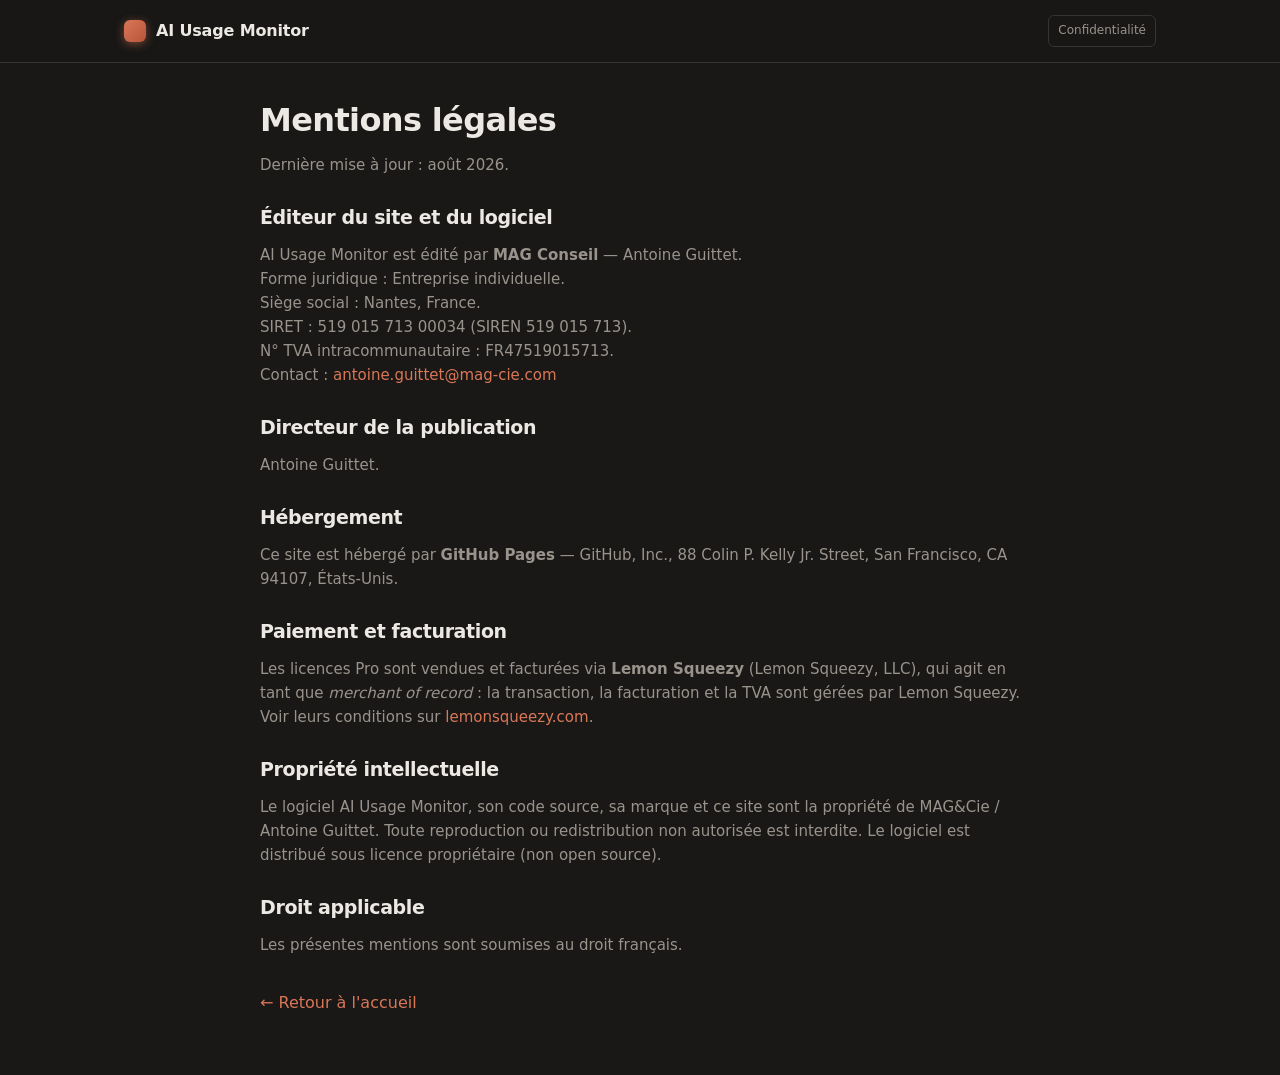
<file: mentions-legales/index.html>
<!doctype html>
<html lang="fr">
<head>
<meta charset="utf-8">
<meta name="viewport" content="width=device-width, initial-scale=1">
<title>Mentions légales — AI Usage Monitor</title>
<meta name="robots" content="all">
<link rel="icon" href="data:image/svg+xml,%3Csvg xmlns='http://www.w3.org/2000/svg' viewBox='0 0 32 32'%3E%3Crect width='32' height='32' rx='7' fill='%23d97757'/%3E%3Crect x='8' y='16' width='4' height='8' rx='1.5' fill='%23fff'/%3E%3Crect x='14' y='11' width='4' height='13' rx='1.5' fill='%23fff'/%3E%3Crect x='20' y='7' width='4' height='17' rx='1.5' fill='%23fff'/%3E%3C/svg%3E">
<link rel="stylesheet" href="../styles.css">
<style>
  .legal { max-width: 760px; margin: 0 auto; padding: 40px 0 60px; }
  .legal h1 { font-size: 32px; margin-bottom: 8px; }
  .legal h2 { font-size: 19px; margin: 30px 0 8px; }
  .legal p, .legal li { color: var(--muted); font-size: 15px; }
  .legal a { color: var(--accent); }
  .legal .todo { color: var(--warn); }
  .backlink { display: inline-block; margin-top: 18px; color: var(--accent); }
</style>
</head>
<body>
<header>
  <div class="wrap nav">
    <a class="brand" href="../"><span class="dot"></span> AI&nbsp;Usage&nbsp;Monitor</a>
    <span class="lang" style="margin-left:auto"><a href="../confidentialite/">Confidentialité</a></span>
  </div>
</header>
<main class="wrap">
  <div class="legal">
    <h1>Mentions légales</h1>
    <p>Dernière mise à jour : août 2026.</p>

    <h2>Éditeur du site et du logiciel</h2>
    <p>
      AI Usage Monitor est édité par <b>MAG Conseil</b> — Antoine Guittet.<br>
      Forme juridique : Entreprise individuelle.<br>
      Siège social : Nantes, France.<br>
      SIRET : 519&nbsp;015&nbsp;713&nbsp;00034 (SIREN 519&nbsp;015&nbsp;713).<br>
      N° TVA intracommunautaire : FR47519015713.<br>
      Contact : <a href="mailto:antoine.guittet@mag-cie.com">antoine.guittet@mag-cie.com</a>
    </p>

    <h2>Directeur de la publication</h2>
    <p>Antoine Guittet.</p>

    <h2>Hébergement</h2>
    <p>
      Ce site est hébergé par <b>GitHub Pages</b> — GitHub, Inc., 88 Colin P. Kelly Jr. Street,
      San Francisco, CA 94107, États-Unis.
    </p>

    <h2>Paiement et facturation</h2>
    <p>
      Les licences Pro sont vendues et facturées via <b>Lemon Squeezy</b> (Lemon Squeezy, LLC),
      qui agit en tant que <i>merchant of record</i> : la transaction, la facturation et la TVA
      sont gérées par Lemon Squeezy. Voir leurs conditions sur
      <a href="https://www.lemonsqueezy.com/" target="_blank" rel="noopener">lemonsqueezy.com</a>.
    </p>

    <h2>Propriété intellectuelle</h2>
    <p>
      Le logiciel AI Usage Monitor, son code source, sa marque et ce site sont la propriété de
      MAG&amp;Cie / Antoine Guittet. Toute reproduction ou redistribution non autorisée est interdite.
      Le logiciel est distribué sous licence propriétaire (non open source).
    </p>

    <h2>Droit applicable</h2>
    <p>Les présentes mentions sont soumises au droit français.</p>

    <a class="backlink" href="../">← Retour à l'accueil</a>
  </div>
</main>
</body>
</html>
</file>
<file: styles.css>
:root {
  --bg: #191817; --panel: #232120; --panel-2: #2b2827; --raised: #302c2a;
  --fg: #ece9e4; --muted: #9a938c; --faint: #6f6862; --border: #37332f;
  --accent: #d97757; --accent-hover: #c9663f; --accent-fg: #ffffff;
  --real: #59c07a; --est: #e3a008; --danger: #e5534b;
  --radius: 14px; --radius-sm: 8px;
  --maxw: 1080px;
  --shadow: 0 10px 40px rgba(0,0,0,.45);
  --font: "Segoe UI", system-ui, -apple-system, "Helvetica Neue", Arial, sans-serif;
}
* { box-sizing: border-box; }
html { scroll-behavior: smooth; }
body {
  margin: 0; background: var(--bg); color: var(--fg);
  font-family: var(--font); font-size: 16px; line-height: 1.6;
  -webkit-font-smoothing: antialiased; overflow-x: hidden;
}
.wrap { max-width: var(--maxw); margin: 0 auto; padding: 0 24px; }
a { color: inherit; text-decoration: none; }
h1, h2, h3 { margin: 0; line-height: 1.1; text-wrap: balance; letter-spacing: -.02em; }
.num { font-variant-numeric: tabular-nums; }
.eyebrow { text-transform: uppercase; letter-spacing: .18em; font-size: 12px; font-weight: 700; color: var(--accent); margin-bottom: 14px; }
.muted { color: var(--muted); }

header { position: sticky; top: 0; z-index: 20; background: color-mix(in srgb, var(--bg) 82%, transparent); backdrop-filter: blur(12px); border-bottom: 1px solid var(--border); }
.nav { display: flex; align-items: center; gap: 18px; height: 62px; }
.brand { display: flex; align-items: center; gap: 10px; font-weight: 700; letter-spacing: -.01em; }
.brand .dot { width: 22px; height: 22px; border-radius: 6px; background: linear-gradient(135deg, var(--accent), #b8543a); box-shadow: 0 2px 10px rgba(217,119,87,.5); }
.nav .links { display: flex; gap: 22px; margin-left: auto; }
.nav .links a { color: var(--muted); font-size: 14px; font-weight: 500; }
.nav .links a:hover { color: var(--fg); }
.lang { display: inline-flex; border: 1px solid var(--border); border-radius: 6px; overflow: hidden; font-size: 12px; }
.lang a { padding: 5px 9px; color: var(--muted); }
.lang a.on { background: var(--raised); color: var(--fg); font-weight: 700; }
.btn { display: inline-flex; align-items: center; gap: 8px; justify-content: center; padding: 11px 18px; border-radius: var(--radius-sm); font-weight: 600; font-size: 14px; background: var(--accent); color: var(--accent-fg); border: 1px solid transparent; cursor: pointer; transition: background .15s ease, transform .15s ease, border-color .15s ease; white-space: nowrap; }
.btn:hover { background: var(--accent-hover); }
.btn.ghost { background: transparent; color: var(--fg); border-color: var(--border); }
.btn.ghost:hover { border-color: var(--accent); }
.btn.lg { padding: 14px 24px; font-size: 15px; }
@media (max-width: 720px) { .nav .links { display: none; } }

.hero { position: relative; padding: 92px 0 40px; }
.hero::before { content: ""; position: absolute; inset: -200px 0 auto 0; height: 520px; z-index: -1; background: radial-gradient(60% 70% at 50% 0%, rgba(217,119,87,.16), transparent 70%); }
.hero-grid { display: grid; grid-template-columns: 1.05fr .95fr; gap: 48px; align-items: center; }
.hero h1 { font-size: clamp(38px, 6vw, 62px); font-weight: 800; }
.hero h1 .accent { color: var(--accent); }
.hero .lede { font-size: clamp(17px, 2.2vw, 20px); color: var(--muted); margin: 22px 0 30px; max-width: 30ch; }
.hero .cta-row { display: flex; gap: 14px; flex-wrap: wrap; align-items: center; }
.hero .sub-note { margin-top: 16px; font-size: 13px; color: var(--faint); }
@media (max-width: 900px) { .hero-grid { grid-template-columns: 1fr; gap: 36px; } .hero { padding: 60px 0 20px; } }

.mock { background: linear-gradient(180deg, var(--panel), #1f1d1c); border: 1px solid var(--border); border-radius: var(--radius); box-shadow: var(--shadow); overflow: hidden; }
.mock .bar { display: flex; align-items: center; gap: 6px; padding: 10px 14px; border-bottom: 1px solid var(--border); background: var(--panel-2); }
.mock .bar i { width: 11px; height: 11px; border-radius: 50%; display: inline-block; background: #4a4441; }
.mock .bar .ttl { margin-left: 8px; font-size: 12px; color: var(--muted); letter-spacing: .02em; }
.mock .body { padding: 18px 20px 20px; }
.mock .total { display: flex; align-items: baseline; justify-content: space-between; margin-bottom: 4px; }
.mock .total .big { font-size: 40px; font-weight: 800; letter-spacing: -.03em; }
.mock .total .tag { font-size: 11px; text-transform: uppercase; letter-spacing: .14em; color: var(--real); font-weight: 700; }
.mock .caption { font-size: 12.5px; color: var(--muted); margin-bottom: 16px; }
.mock .prow { display: grid; grid-template-columns: 1fr auto auto; gap: 10px 16px; align-items: center; padding: 9px 0; border-top: 1px solid var(--border); font-size: 13.5px; }
.mock .prow .pn { display: flex; align-items: center; gap: 9px; color: var(--fg); }
.mock .prow .pn b { width: 8px; height: 8px; border-radius: 2px; display: inline-block; }
.mock .prow .r { color: var(--real); font-weight: 700; }
.mock .prow .e { color: var(--est); }
.mock .legend { display: flex; gap: 16px; margin-top: 14px; font-size: 11.5px; color: var(--muted); }
.mock .legend span { display: inline-flex; align-items: center; gap: 6px; }
.mock .legend i { width: 9px; height: 9px; border-radius: 2px; display: inline-block; }

section { padding: 68px 0; }
.section-head { max-width: 60ch; margin-bottom: 40px; }
.section-head h2 { font-size: clamp(26px, 4vw, 38px); font-weight: 800; }
.section-head p { color: var(--muted); font-size: 17px; margin-top: 14px; }

.proof { background: var(--panel); border-top: 1px solid var(--border); border-bottom: 1px solid var(--border); }
.proof-grid { display: grid; grid-template-columns: 1fr 1fr; gap: 44px; align-items: center; }
.gap-card { background: var(--bg); border: 1px solid var(--border); border-radius: var(--radius); padding: 22px 24px; }
.gap-head { display: flex; justify-content: space-between; align-items: baseline; margin-bottom: 8px; }
.gap-head .k { font-size: 12px; text-transform: uppercase; letter-spacing: .14em; color: var(--muted); font-weight: 700; }
.gap-delta { font-size: 13px; color: var(--est); font-weight: 700; }
.gap-nums { display: flex; gap: 28px; margin: 6px 0 4px; }
.gap-nums .b .lbl { font-size: 11px; text-transform: uppercase; letter-spacing: .12em; color: var(--muted); }
.gap-nums .b .v { font-size: 30px; font-weight: 800; letter-spacing: -.02em; }
.gap-nums .real .v { color: var(--real); }
.gap-nums .est .v { color: var(--est); }
.gap-bar { height: 10px; border-radius: 6px; background: var(--panel-2); overflow: hidden; display: flex; margin-top: 10px; }
.gap-bar .fill-r { background: var(--real); }
.gap-bar .fill-e { background: var(--est); opacity: .55; }
@media (max-width: 860px) { .proof-grid { grid-template-columns: 1fr; gap: 28px; } }

.feat-grid { display: grid; grid-template-columns: repeat(3, 1fr); gap: 18px; }
.card { background: var(--panel); border: 1px solid var(--border); border-radius: var(--radius); padding: 24px; transition: border-color .15s ease, transform .15s ease; }
.card:hover { border-color: color-mix(in srgb, var(--accent) 40%, var(--border)); transform: translateY(-2px); }
.card .ico { width: 38px; height: 38px; border-radius: 9px; display: grid; place-items: center; background: var(--raised); margin-bottom: 14px; font-size: 19px; }
.card h3 { font-size: 17px; font-weight: 700; margin-bottom: 8px; letter-spacing: -.01em; }
.card p { color: var(--muted); font-size: 14.5px; margin: 0; }
@media (max-width: 860px) { .feat-grid { grid-template-columns: 1fr; } }

.prov-row { display: flex; flex-wrap: wrap; gap: 12px; }
.prov { display: flex; align-items: center; gap: 12px; flex: 1 1 220px; background: var(--panel); border: 1px solid var(--border); border-radius: var(--radius-sm); padding: 16px 18px; }
.prov .pdot { width: 30px; height: 30px; border-radius: 8px; display: grid; place-items: center; font-weight: 800; font-size: 14px; color: #fff; }
.prov .pmeta b { display: block; font-size: 14.5px; }
.prov .pmeta span { font-size: 12px; color: var(--muted); }
.badge { font-size: 10.5px; text-transform: uppercase; letter-spacing: .1em; font-weight: 700; padding: 3px 7px; border-radius: 5px; margin-left: auto; }
.badge.real { color: var(--real); background: color-mix(in srgb, var(--real) 16%, transparent); }
.badge.est { color: var(--est); background: color-mix(in srgb, var(--est) 16%, transparent); }
.badge.beta { color: var(--muted); background: color-mix(in srgb, var(--muted) 16%, transparent); }
.prov .badge + .badge { margin-left: 0; }

.privacy { background: var(--panel); border-top: 1px solid var(--border); border-bottom: 1px solid var(--border); }
.dest-grid { display: grid; grid-template-columns: repeat(3, 1fr); gap: 18px; margin-top: 8px; }
.dest { background: var(--bg); border: 1px solid var(--border); border-radius: var(--radius-sm); padding: 20px; }
.dest .n { font-size: 12px; color: var(--accent); font-weight: 700; letter-spacing: .04em; }
.dest h4 { margin: 8px 0 6px; font-size: 15px; }
.dest p { margin: 0; font-size: 13px; color: var(--muted); }
.pill-list { display: flex; flex-wrap: wrap; gap: 8px; margin-top: 24px; }
.pill { font-size: 12px; color: var(--muted); border: 1px solid var(--border); border-radius: 999px; padding: 5px 12px; }
.pill.no { color: var(--danger); border-color: color-mix(in srgb, var(--danger) 40%, var(--border)); }
@media (max-width: 860px) { .dest-grid { grid-template-columns: 1fr; } }

.price-grid { display: grid; grid-template-columns: 1fr 1fr; gap: 20px; max-width: 760px; margin: 0 auto; }
.plan { background: var(--panel); border: 1px solid var(--border); border-radius: var(--radius); padding: 28px; display: flex; flex-direction: column; }
.plan.pro { border-color: var(--accent); position: relative; box-shadow: 0 0 0 1px var(--accent), var(--shadow); }
.plan .flag { position: absolute; top: -11px; right: 22px; background: var(--accent); color: #fff; font-size: 11px; font-weight: 700; letter-spacing: .08em; text-transform: uppercase; padding: 4px 10px; border-radius: 6px; }
.plan .pname { font-size: 14px; text-transform: uppercase; letter-spacing: .1em; color: var(--muted); font-weight: 700; }
.plan .amount { font-size: 44px; font-weight: 800; letter-spacing: -.03em; margin: 12px 0 2px; }
.plan .amount small { font-size: 15px; font-weight: 600; color: var(--muted); letter-spacing: 0; }
.plan ul { list-style: none; padding: 0; margin: 20px 0 24px; display: flex; flex-direction: column; gap: 11px; }
.plan li { font-size: 14.5px; display: flex; gap: 10px; align-items: flex-start; }
.plan li::before { content: "✓"; color: var(--real); font-weight: 800; }
.plan li.off { color: var(--faint); }
.plan li.off::before { display: none; }
.plan .btn { margin-top: auto; }
@media (max-width: 720px) { .price-grid { grid-template-columns: 1fr; } }

.faq { max-width: 780px; margin: 0 auto; }
details { border-bottom: 1px solid var(--border); padding: 18px 0; }
details summary { cursor: pointer; font-weight: 600; font-size: 16px; list-style: none; display: flex; justify-content: space-between; gap: 16px; }
details summary::-webkit-details-marker { display: none; }
details summary::after { content: "+"; color: var(--accent); font-weight: 700; font-size: 20px; line-height: 1; }
details[open] summary::after { content: "–"; }
details p { color: var(--muted); font-size: 14.5px; margin: 12px 0 0; }

.final { text-align: center; }
.final h2 { font-size: clamp(28px, 5vw, 44px); font-weight: 800; }
.final p { color: var(--muted); font-size: 18px; margin: 16px 0 28px; }
.waitlist { margin-top: 18px; font-size: 13px; color: var(--faint); }
.waitlist a { color: var(--accent); }
footer { border-top: 1px solid var(--border); padding: 30px 0; color: var(--faint); font-size: 13px; }
.foot { display: flex; justify-content: space-between; gap: 16px; flex-wrap: wrap; align-items: center; }
.foot a { color: var(--muted); }
.foot a:hover { color: var(--fg); }

.reveal { opacity: 0; transform: translateY(14px); animation: rise .7s cubic-bezier(.2,.7,.2,1) forwards; }
@keyframes rise { to { opacity: 1; transform: none; } }
@media (prefers-reduced-motion: reduce) { .reveal { animation: none; opacity: 1; transform: none; } html { scroll-behavior: auto; } }
</file>
